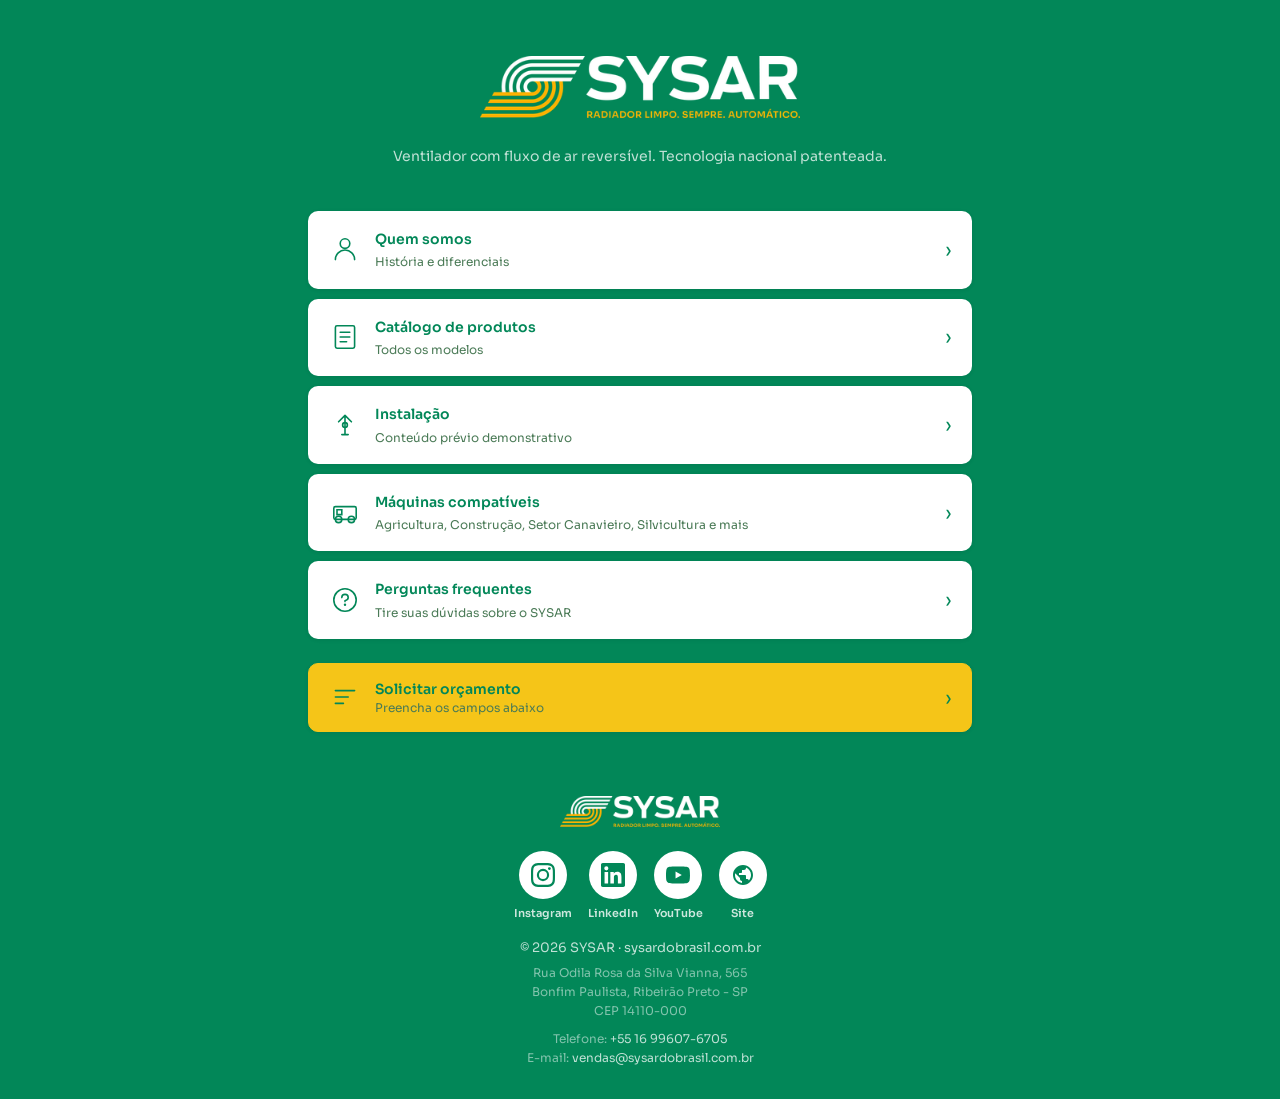
<file: index.html>
<!DOCTYPE html>
<html lang="pt-BR">
<head>
    <meta charset="UTF-8">
    <meta name="viewport" content="width=device-width, initial-scale=1.0">
    <meta name="description" content="SYSAR - Ventilador com fluxo de ar reversível para limpeza automática de radiadores. Tecnologia nacional patenteada.">
    <meta name="keywords" content="ventilador reversível, radiador, agricultura, construção, mineração, SYSAR">
    <meta name="theme-color" content="#028758">
    <link rel="apple-touch-icon" sizes="180x180" href="assets/apple-touch-icon-180-v2.png">
    <link rel="icon" type="image/png" sizes="512x512" href="assets/apple-touch-icon-v2.png">
    <link rel="icon" type="image/png" sizes="192x192" href="assets/apple-touch-icon-192.png">
    <link rel="icon" type="image/x-icon" href="assets/favicon.ico">
    <title>SYSAR - Radiador limpo. Sempre. Automático.</title>
    <link rel="preconnect" href="https://fonts.googleapis.com">
    <link rel="preconnect" href="https://fonts.gstatic.com" crossorigin>
    <link href="https://fonts.googleapis.com/css2?family=Sora:wght@400;600&display=swap" rel="stylesheet">
    <link rel="stylesheet" href="css/style.css">
    <link rel="manifest" href="/manifest.json">
    <meta name="apple-mobile-web-app-capable" content="yes">
    <meta name="apple-mobile-web-app-status-bar-style" content="default">
    <meta name="apple-mobile-web-app-title" content="SYSAR">
    <link rel="apple-touch-icon" href="assets/apple-touch-icon-180.png">
</head>
<body>
    
    <!-- ========================================
         SEÇÃO 1: HEADER
         Logo, tagline e subtítulo da SYSAR
    ========================================= -->
    <header class="header">
        <div class="header__container">
            <div class="header__logo">
                <img src="assets/sysar_logo_branca.png" alt="Sysar - Informações" class="header__logo-img">
            </div>
            <p class="header__subtitle">Ventilador com fluxo de ar reversível. Tecnologia nacional patenteada.</p>
        </div>
    </header>

    <main class="main">
        
        <!-- ========================================
             SEÇÃO 2: BOTÕES DE CONTEÚDO
             Acesso rápido a PDFs e documentos
        ========================================= -->
        <section class="section-pdfs">
            <div class="section-pdfs__container">
                <div class="section-pdfs__grid">
                    
                    <!-- Botão: Quem somos -->
                    <a class="btn-pdf" href="quem-somos.html" aria-label="Quem somos">
                        <svg class="btn-pdf__icon" width="40" height="40" viewBox="0 0 40 40" fill="none" xmlns="http://www.w3.org/2000/svg">
                            <circle cx="20" cy="12" r="6" stroke="currentColor" stroke-width="2"/>
                            <path d="M8 32c0-6.627 5.373-12 12-12s12 5.373 12 12" stroke="currentColor" stroke-width="2" stroke-linecap="round"/>
                        </svg>
                        <div class="btn-pdf__text">
                            <span class="btn-pdf__title">Quem somos</span>
                            <span class="btn-pdf__subtitle">História e diferenciais</span>
                        </div>
                    </a>

                    <!-- Botão: Catálogo de produtos -->
                    <a class="btn-pdf" href="catalogo.html" aria-label="Catálogo de produtos">
                        <svg class="btn-pdf__icon" width="40" height="40" viewBox="0 0 40 40" fill="none" xmlns="http://www.w3.org/2000/svg">
                            <rect x="8" y="6" width="24" height="28" rx="2" stroke="currentColor" stroke-width="2"/>
                            <line x1="14" y1="14" x2="26" y2="14" stroke="currentColor" stroke-width="2" stroke-linecap="round"/>
                            <line x1="14" y1="20" x2="26" y2="20" stroke="currentColor" stroke-width="2" stroke-linecap="round"/>
                            <line x1="14" y1="26" x2="22" y2="26" stroke="currentColor" stroke-width="2" stroke-linecap="round"/>
                        </svg>
                        <div class="btn-pdf__text">
                            <span class="btn-pdf__title">Catálogo de produtos</span>
                            <span class="btn-pdf__subtitle">Todos os modelos</span>
                        </div>
                    </a>

                    <!-- Botão: Guia de instalação -->
                    <a class="btn-pdf" href="instalacao.html" aria-label="Guia de instalação">
                        <svg class="btn-pdf__icon" width="40" height="40" viewBox="0 0 40 40" fill="none" xmlns="http://www.w3.org/2000/svg">
                            <path d="M20 8v24M12 16l8-8 8 8M16 32h8" stroke="currentColor" stroke-width="2" stroke-linecap="round" stroke-linejoin="round"/>
                            <circle cx="20" cy="20" r="3" stroke="currentColor" stroke-width="2"/>
                        </svg>
                        <div class="btn-pdf__text">
                            <span class="btn-pdf__title">Instalação</span>
                            <span class="btn-pdf__subtitle">Conteúdo prévio demonstrativo</span>
                        </div>
                    </a>

                    <!-- Botão: Máquinas compatíveis -->
                    <a class="btn-pdf" href="maquinas-compativeis.html" aria-label="Máquinas compatíveis">
                        <svg class="btn-pdf__icon" width="40" height="40" viewBox="0 0 40 40" fill="none" xmlns="http://www.w3.org/2000/svg">
                            <rect x="6" y="12" width="28" height="16" rx="2" stroke="currentColor" stroke-width="2"/>
                            <circle cx="12" cy="28" r="4" stroke="currentColor" stroke-width="2"/>
                            <circle cx="28" cy="28" r="4" stroke="currentColor" stroke-width="2"/>
                            <path d="M10 16h6v6h-6z" stroke="currentColor" stroke-width="2"/>
                        </svg>
                        <div class="btn-pdf__text">
                            <span class="btn-pdf__title">Máquinas compatíveis</span>
                            <span class="btn-pdf__subtitle">Agricultura, Construção, Setor Canavieiro, Silvicultura e mais</span>
                        </div>
                    </a>

                    <!-- Botão: Perguntas frequentes -->
                    <a class="btn-pdf" href="faq.html" aria-label="Perguntas frequentes">
                        <svg class="btn-pdf__icon" width="40" height="40" viewBox="0 0 40 40" fill="none" xmlns="http://www.w3.org/2000/svg">
                            <circle cx="20" cy="20" r="14" stroke="currentColor" stroke-width="2"/>
                            <path d="M20 22v-1c2-0.5 4-2 4-4a4 4 0 0 0-8 0" stroke="currentColor" stroke-width="2" stroke-linecap="round"/>
                            <circle cx="20" cy="26" r="1.5" fill="currentColor"/>
                        </svg>
                        <div class="btn-pdf__text">
                            <span class="btn-pdf__title">Perguntas frequentes</span>
                            <span class="btn-pdf__subtitle">Tire suas dúvidas sobre o SYSAR</span>
                        </div>
                    </a>

                </div>
            </div>
        </section>

        <!-- ========================================
             SEÇÃO 3: FORMULÁRIO DE LEAD
             Captação de orçamentos e contatos
        ========================================= -->
        <section class="section-form">
            <div class="section-form__container">

                <button class="btn-pdf btn-pdf--full" id="btnOrcamento" aria-expanded="false" aria-controls="formOrcamento">
                    <svg class="btn-pdf__icon" width="40" height="40" viewBox="0 0 40 40" fill="none" xmlns="http://www.w3.org/2000/svg">
                        <path d="M8 12h24M8 20h16M8 28h10" stroke="currentColor" stroke-width="2" stroke-linecap="round"/>
                    </svg>
                    <span class="btn-pdf__text">
                        <span class="btn-pdf__title">Solicitar orçamento</span>
                        <span class="btn-pdf__subtitle">Preencha os campos abaixo</span>
                    </span>
                </button>

                <div class="form-lead" id="formOrcamento" hidden>
                    <p class="form-lead__subtitle">Preencha os campos abaixo que nossa equipe entrará em contato com você em breve.</p>
                    <form class="form-lead__form" id="leadForm" novalidate>
                        <div class="form-lead__field">
                            <label for="nome" class="form-lead__label">Nome completo *</label>
                            <input type="text" id="nome" name="nome" class="form-lead__input" required aria-required="true">
                        </div>
                        <div class="form-lead__field">
                            <label for="empresa" class="form-lead__label">Empresa</label>
                            <input type="text" id="empresa" name="empresa" class="form-lead__input">
                        </div>
                        <div class="form-lead__field">
                            <label for="cnpj" class="form-lead__label">CNPJ/CPF</label>
                            <input type="text" id="cnpj" name="cnpj" class="form-lead__input" placeholder="000.000.000-00 ou 00.000.000/0000-00">
                        </div>
                        <div class="form-lead__field">
                            <label for="email" class="form-lead__label">E-mail *</label>
                            <input type="email" id="email" name="email" class="form-lead__input" required aria-required="true">
                        </div>
                        <div class="form-lead__field">
                            <label for="whatsapp" class="form-lead__label">WhatsApp *</label>
                            <input type="tel" id="whatsapp" name="whatsapp" class="form-lead__input" placeholder="(00) 00000-0000" required aria-required="true">
                        </div>
                        <div class="form-lead__field">
                            <label for="necessidade" class="form-lead__label">O que você precisa?</label>
                            <select id="necessidade" name="necessidade" class="form-lead__select" required>
                                <option value="">Selecione uma opção</option>
                                <option value="orcamento">Orçamento de produto</option>
                                <option value="compatibilidade">Compatibilidade com minha máquina</option>
                                <option value="assistencia">Assistência técnica</option>
                                <option value="outro">Outro</option>
                            </select>
                        </div>
                        <div class="form-lead__field form-lead__field--full" id="outroField" style="display: none;">
                            <label for="outroDetalhes" class="form-lead__label">Especifique sua necessidade</label>
                            <input type="text" id="outroDetalhes" name="outroDetalhes" class="form-lead__input" placeholder="Digite aqui...">
                        </div>
                        <div class="form-lead__field form-lead__field--full">
                            <label for="detalhes" class="form-lead__label">Qual equipamento / marca / modelo / quantidade?</label>
                            <textarea id="detalhes" name="detalhes" class="form-lead__textarea" rows="4" placeholder="Ex: Colheitadeira Case 8250, 2 unidades..."></textarea>
                        </div>
                        <div class="form-lead__actions">
                            <button type="submit" class="form-lead__submit">Enviar solicitação</button>
                        </div>
                    </form>
                </div>

            </div>
        </section>

    </main>

    <!-- ========================================
         SEÇÃO 4: FOOTER
         Logo, copyright e endereço
    ========================================= -->
    <footer class="footer">
        <div class="footer__container">
            <div class="footer__logo">
                <img src="assets/sysar_logo_branca.png" alt="SYSAR" class="footer__logo-img">
            </div>
            
            <!-- Redes Sociais -->
            <div class="footer__social">
                <a href="https://www.instagram.com/sysaroficial/" target="_blank" rel="noopener noreferrer" class="social-link" aria-label="Instagram">
                    <div class="social-link__icon">
                        <svg width="24" height="24" viewBox="0 0 24 24" fill="none" xmlns="http://www.w3.org/2000/svg">
                            <path d="M12 2.163c3.204 0 3.584.012 4.85.07 3.252.148 4.771 1.691 4.919 4.919.058 1.265.069 1.645.069 4.849 0 3.205-.012 3.584-.069 4.849-.149 3.225-1.664 4.771-4.919 4.919-1.266.058-1.644.07-4.85.07-3.204 0-3.584-.012-4.849-.07-3.26-.149-4.771-1.699-4.919-4.92-.058-1.265-.07-1.644-.07-4.849 0-3.204.013-3.583.07-4.849.149-3.227 1.664-4.771 4.919-4.919 1.266-.057 1.645-.069 4.849-.069zM12 0C8.741 0 8.333.014 7.053.072 2.695.272.273 2.69.073 7.052.014 8.333 0 8.741 0 12c0 3.259.014 3.668.072 4.948.2 4.358 2.618 6.78 6.98 6.98C8.333 23.986 8.741 24 12 24c3.259 0 3.668-.014 4.948-.072 4.354-.2 6.782-2.618 6.979-6.98.059-1.28.073-1.689.073-4.948 0-3.259-.014-3.667-.072-4.947-.196-4.354-2.617-6.78-6.979-6.98C15.668.014 15.259 0 12 0zm0 5.838a6.162 6.162 0 100 12.324 6.162 6.162 0 000-12.324zM12 16a4 4 0 110-8 4 4 0 010 8zm6.406-11.845a1.44 1.44 0 100 2.881 1.44 1.44 0 000-2.881z" fill="currentColor"/>
                        </svg>
                    </div>
                    <span class="social-link__label">Instagram</span>
                </a>
                <a href="https://www.linkedin.com/company/sysar-do-brasil/" target="_blank" rel="noopener noreferrer" class="social-link" aria-label="LinkedIn">
                    <div class="social-link__icon">
                        <svg width="24" height="24" viewBox="0 0 24 24" fill="none" xmlns="http://www.w3.org/2000/svg">
                            <path d="M20.447 20.452h-3.554v-5.569c0-1.328-.027-3.037-1.852-3.037-1.853 0-2.136 1.445-2.136 2.939v5.667H9.351V9h3.414v1.561h.046c.477-.9 1.637-1.85 3.37-1.85 3.601 0 4.267 2.37 4.267 5.455v6.286zM5.337 7.433a2.062 2.062 0 01-2.063-2.065 2.064 2.064 0 112.063 2.065zm1.782 13.019H3.555V9h3.564v11.452zM22.225 0H1.771C.792 0 0 .774 0 1.729v20.542C0 23.227.792 24 1.771 24h20.451C23.2 24 24 23.227 24 22.271V1.729C24 .774 23.2 0 22.222 0h.003z" fill="currentColor"/>
                        </svg>
                    </div>
                    <span class="social-link__label">LinkedIn</span>
                </a>
                <a href="https://www.youtube.com/@sysardobrasil" target="_blank" rel="noopener noreferrer" class="social-link" aria-label="YouTube">
                    <div class="social-link__icon">
                        <svg width="24" height="24" viewBox="0 0 24 24" fill="none" xmlns="http://www.w3.org/2000/svg">
                            <path d="M23.498 6.186a3.016 3.016 0 00-2.122-2.136C19.505 3.545 12 3.545 12 3.545s-7.505 0-9.377.505A3.017 3.017 0 00.502 6.186C0 8.07 0 12 0 12s0 3.93.502 5.814a3.016 3.016 0 002.122 2.136c1.871.505 9.376.505 9.376.505s7.505 0 9.377-.505a3.015 3.015 0 002.122-2.136C24 15.93 24 12 24 12s0-3.93-.502-5.814zM9.545 15.568V8.432L15.818 12l-6.273 3.568z" fill="currentColor"/>
                        </svg>
                    </div>
                    <span class="social-link__label">YouTube</span>
                </a>
                <a href="https://sysardobrasil.com.br" target="_blank" rel="noopener noreferrer" class="social-link" aria-label="Site">
                    <div class="social-link__icon">
                        <svg width="24" height="24" viewBox="0 0 24 24" fill="none" xmlns="http://www.w3.org/2000/svg">
                            <path d="M12 2C6.48 2 2 6.48 2 12s4.48 10 10 10 10-4.48 10-10S17.52 2 12 2zm-1 17.93c-3.95-.49-7-3.85-7-7.93 0-.62.08-1.21.21-1.79L9 15v1c0 1.1.9 2 2 2v1.93zm6.9-2.54c-.26-.81-1-1.39-1.9-1.39h-1v-3c0-.55-.45-1-1-1H8v-2h2c.55 0 1-.45 1-1V7h2c1.1 0 2-.9 2-2v-.41c2.93 1.19 5 4.06 5 7.41 0 2.08-.8 3.97-2.1 5.39z" fill="currentColor"/>
                        </svg>
                    </div>
                    <span class="social-link__label">Site</span>
                </a>
            </div>
            
            <p class="footer__copyright">
                &copy; 2026 SYSAR &middot; sysardobrasil.com.br
            </p>
            <p class="footer__address">
                Rua Odila Rosa da Silva Vianna, 565<br>
                Bonfim Paulista, Ribeirão Preto - SP<br>
                CEP 14110-000
            </p>
            <p class="footer__contact">
                Telefone: <a href="tel:+5516996076705">+55 16 99607-6705</a><br>
                E-mail: <a href="mailto:vendas@sysardobrasil.com.br">vendas@sysardobrasil.com.br</a>
            </p>
        </div>
    </footer>

    <script src="js/main.js"></script>
</body>
</html>
</file>
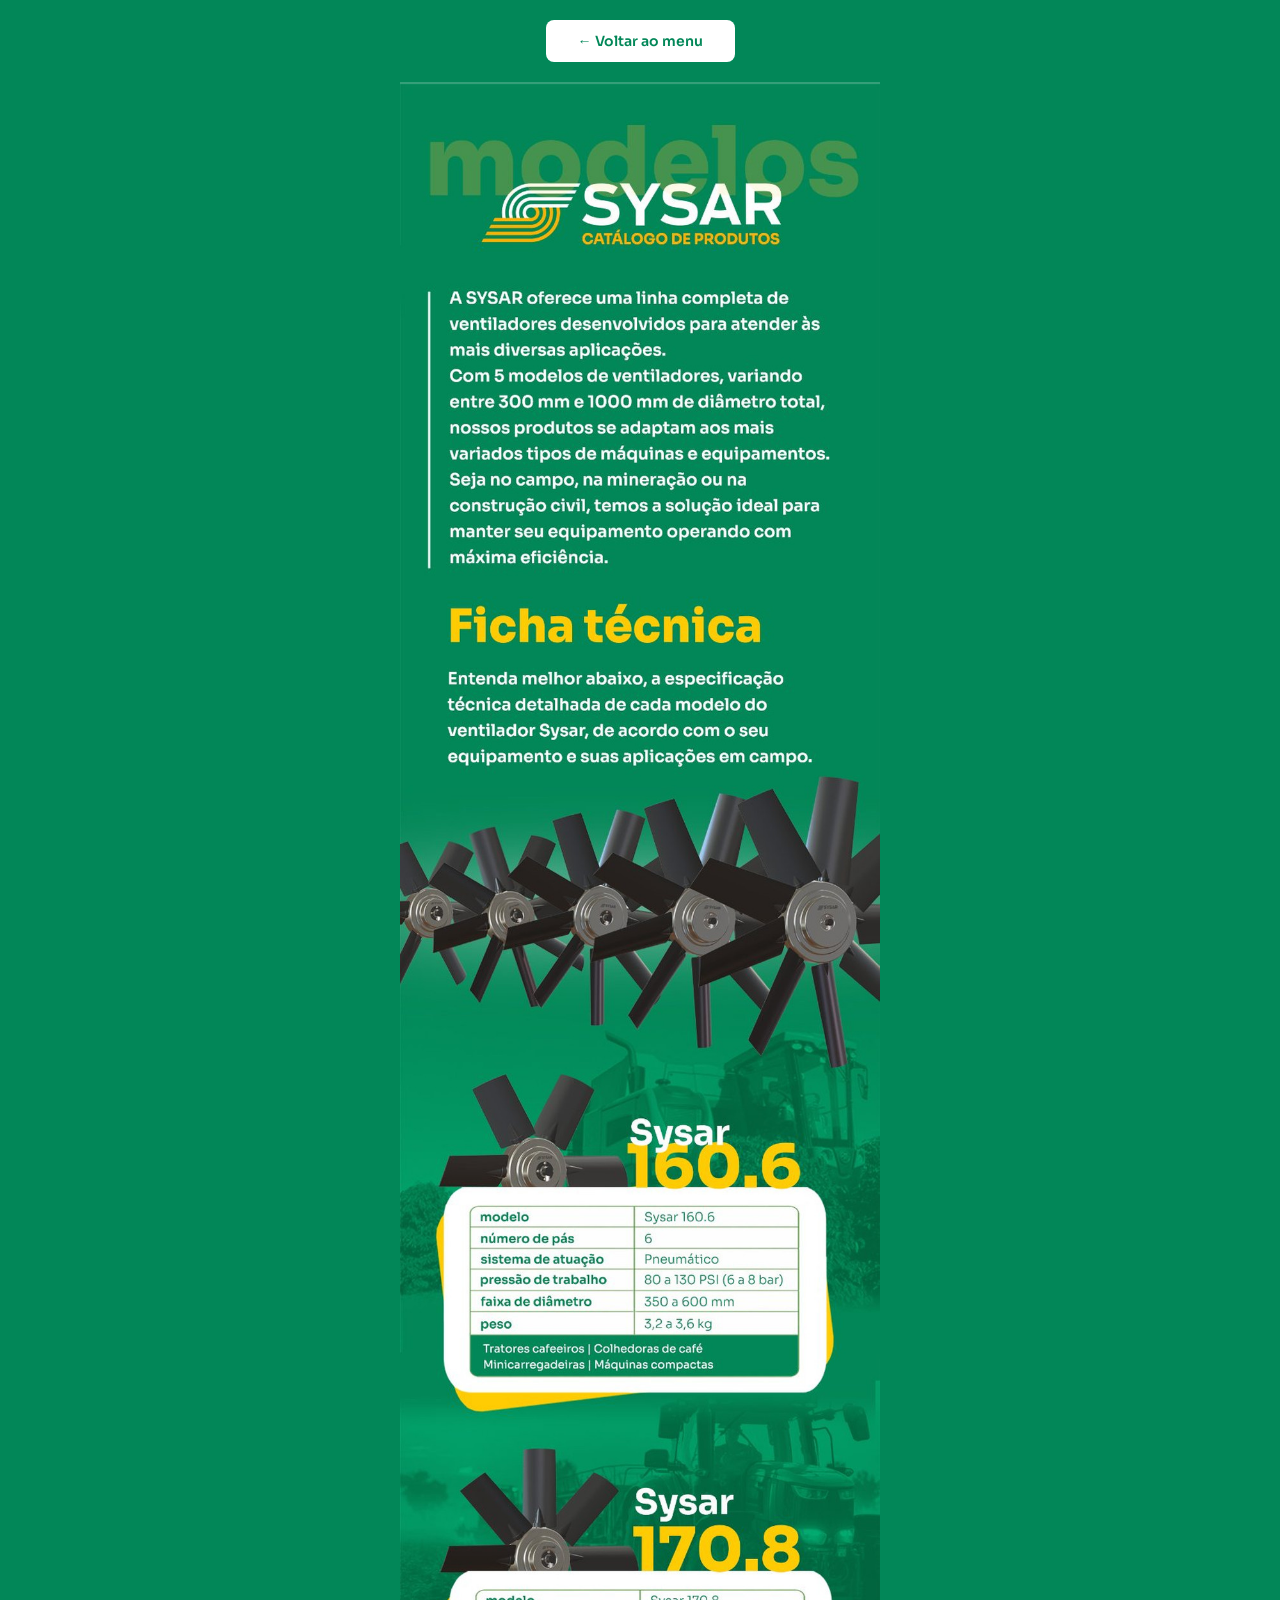
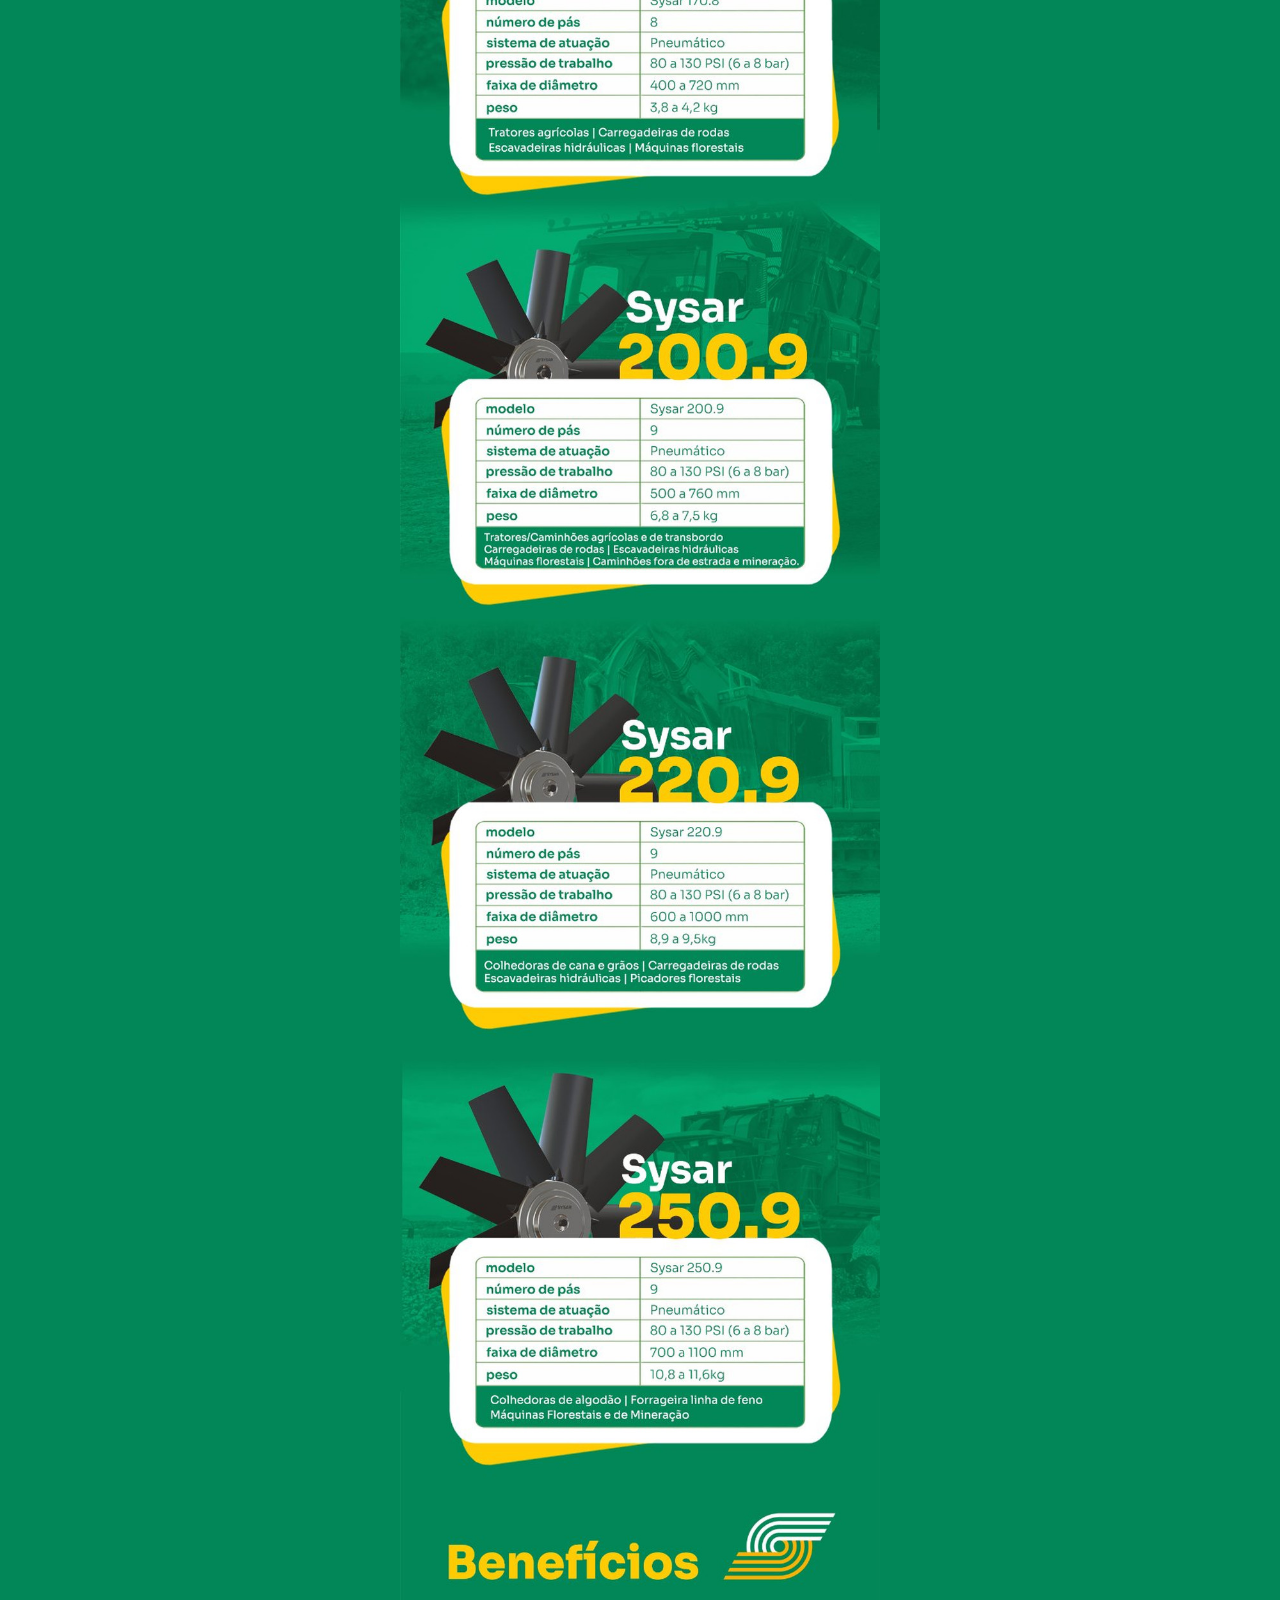
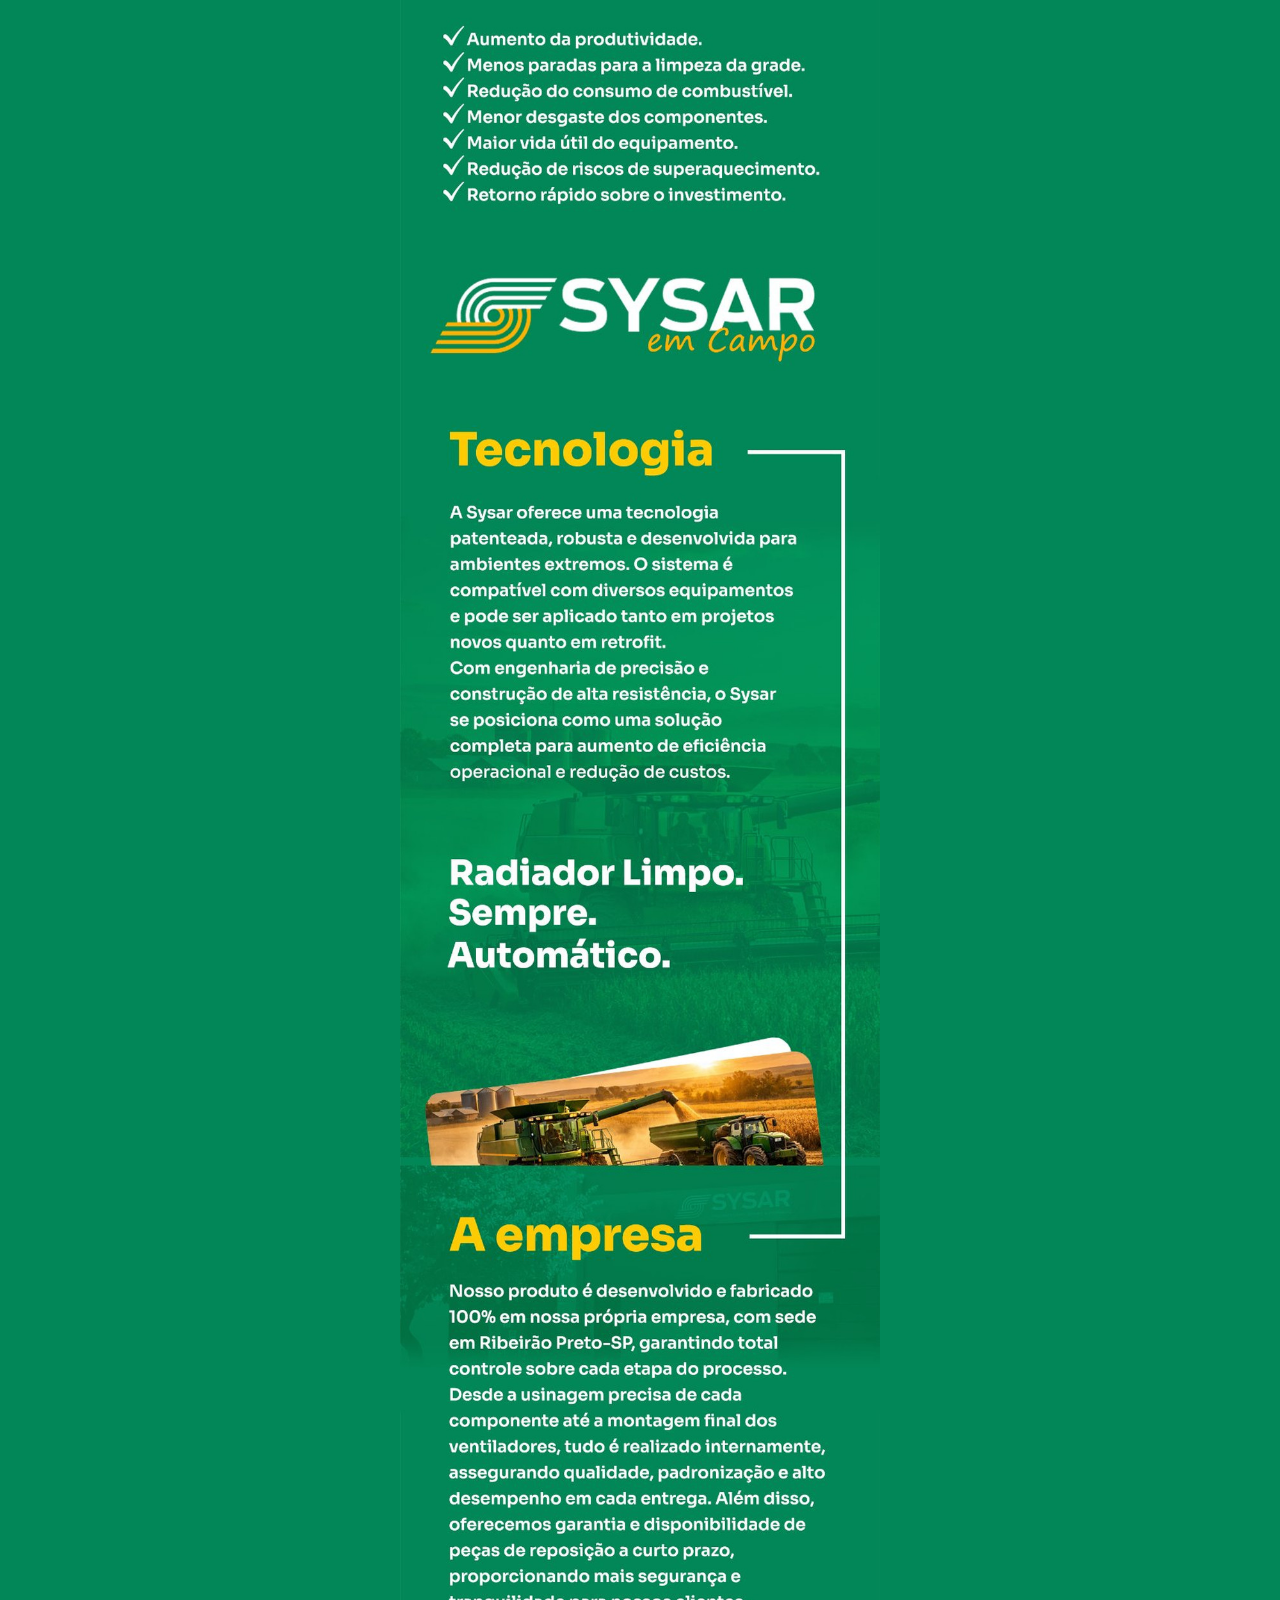
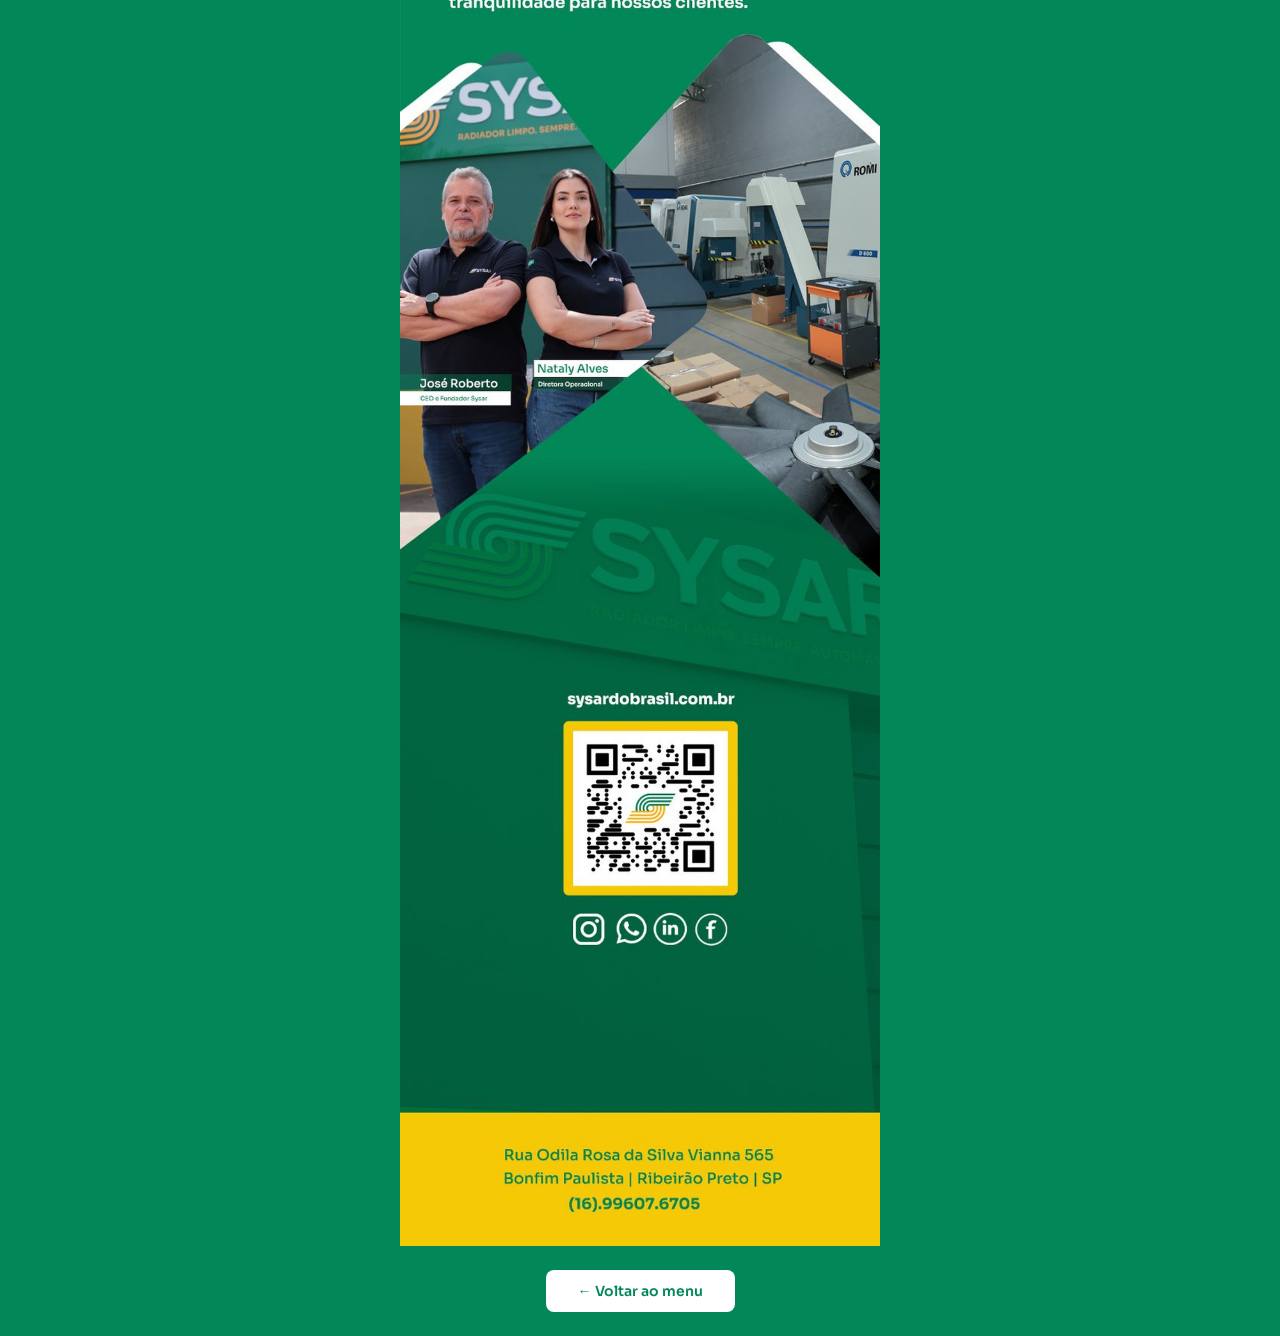
<file: catalogo.html>
<!DOCTYPE html>
<html lang="pt-BR">
<head>
    <meta charset="UTF-8">
    <meta name="viewport" content="width=device-width, initial-scale=1.0">
    <meta name="theme-color" content="#028758">
    <link rel="apple-touch-icon" sizes="180x180" href="assets/apple-touch-icon-180-v2.png">
    <link rel="icon" type="image/png" sizes="512x512" href="assets/apple-touch-icon-v2.png">
    <link rel="icon" type="image/png" sizes="192x192" href="assets/apple-touch-icon-192.png">
    <link rel="icon" type="image/x-icon" href="assets/favicon.ico">
    <title>Catálogo de Produtos - SYSAR</title>
    <link rel="preconnect" href="https://fonts.googleapis.com">
    <link href="https://fonts.googleapis.com/css2?family=Sora:wght@400;600&display=swap" rel="stylesheet">
    <style>
        * { margin: 0; padding: 0; box-sizing: border-box; }
        html, body { background: #028758; }
        .page {
            width: 100%;
            max-width: 480px;
            margin: 0 auto;
            display: block;
        }
        .page img {
            width: 100%;
            height: auto;
            display: block;
        }
        .nav-top {
            background: #028758;
            padding: 20px 24px;
            text-align: center;
            border-bottom: 2px solid rgba(255, 255, 255, 0.2);
        }
        .back-link {
            display: inline-block;
            background: #ffffff;
            color: #028758;
            text-decoration: none;
            font-family: 'Sora', sans-serif;
            font-size: 14px;
            font-weight: 600;
            padding: 12px 32px;
            border-radius: 8px;
            transition: background 0.2s;
        }
        .back-link:hover { background: #f0f0f0; }
        .cta {
            background: #028758;
            padding: 24px;
            text-align: center;
        }
        .cta a {
            display: inline-block;
            background: #ffffff;
            color: #028758;
            font-family: 'Sora', sans-serif;
            font-size: 14px;
            font-weight: 600;
            padding: 12px 32px;
            border-radius: 8px;
            text-decoration: none;
        }
        .cta a:hover { background: #f0f0f0; }
    </style>
</head>
<body>
    <div class="page">
        <div class="nav-top">
            <a href="index.html" class="back-link">← Voltar ao menu</a>
        </div>
        <img 
            src="assets/catalogo-sysar.jpg" 
            alt="SYSAR - Catálogo de Produtos"
        >
        <div class="cta">
            <a href="index.html">← Voltar ao menu</a>
        </div>
    </div>
</body>
</html>
</file>
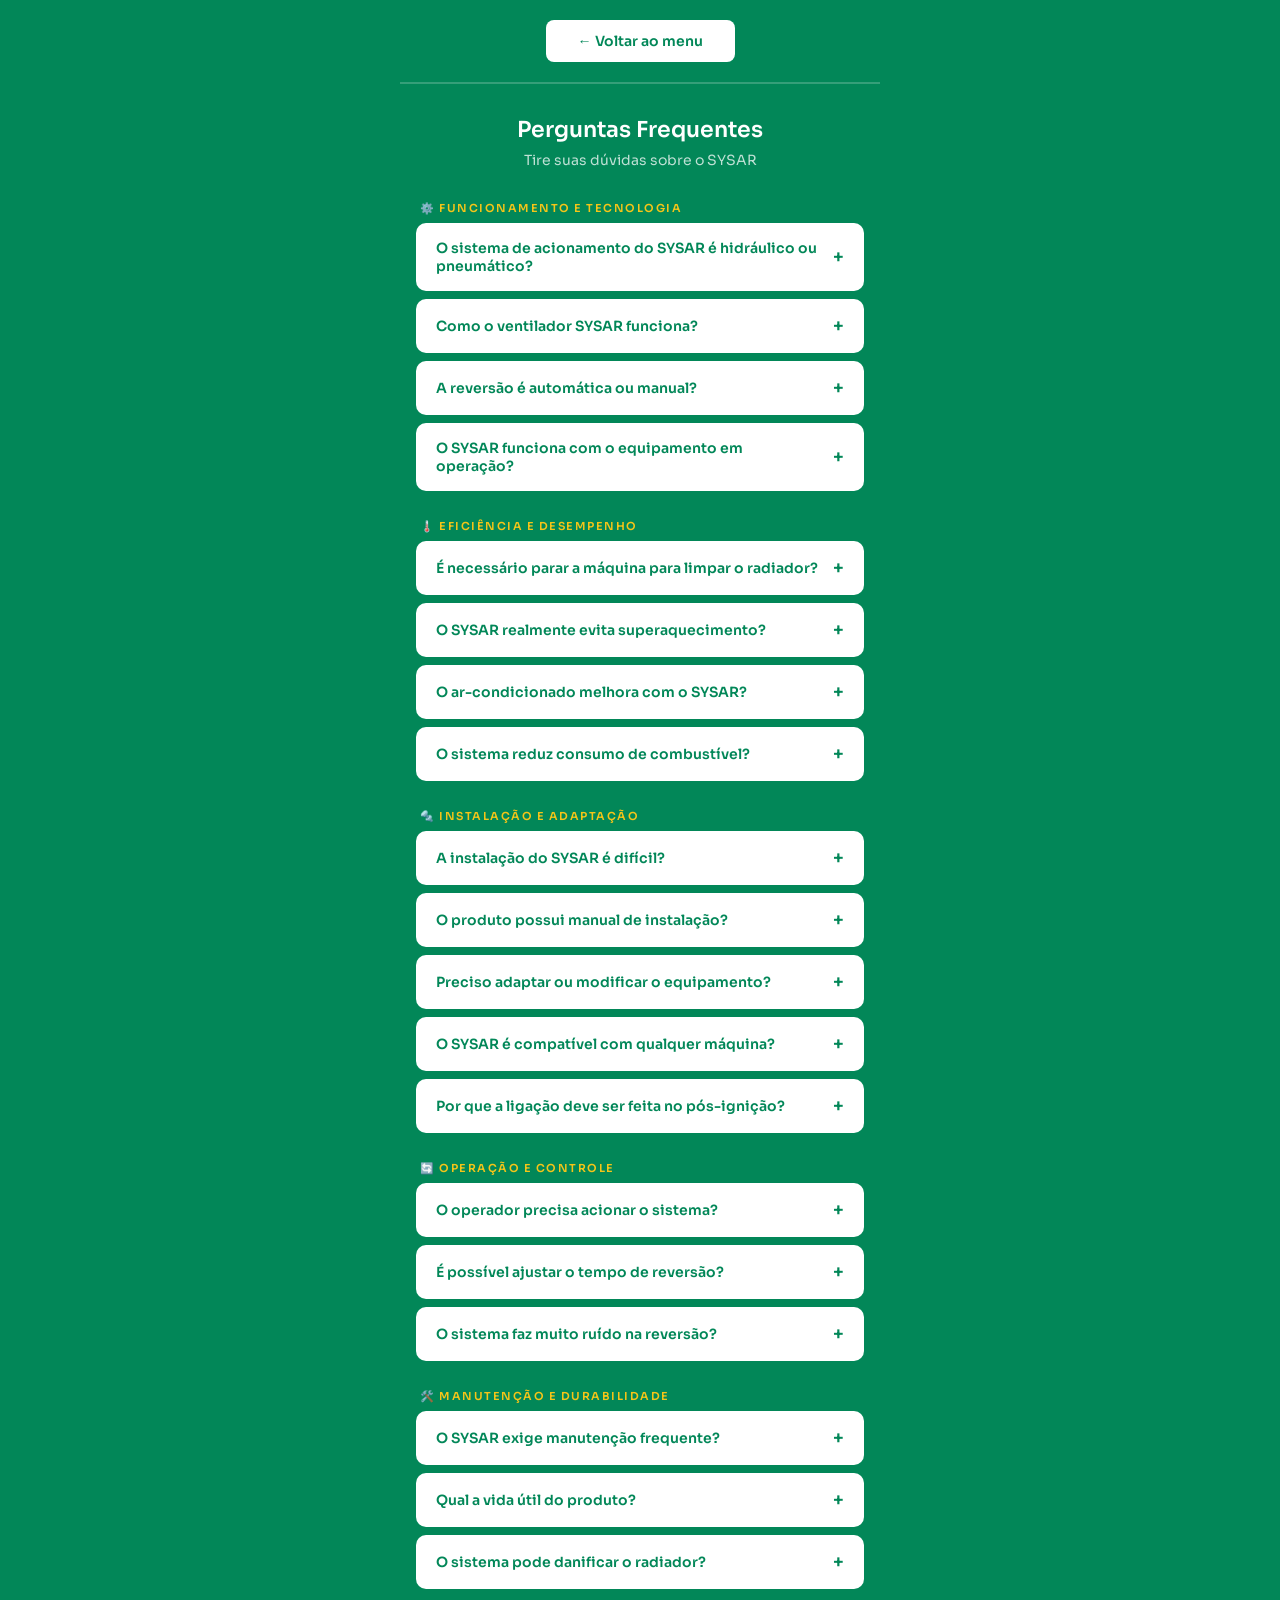
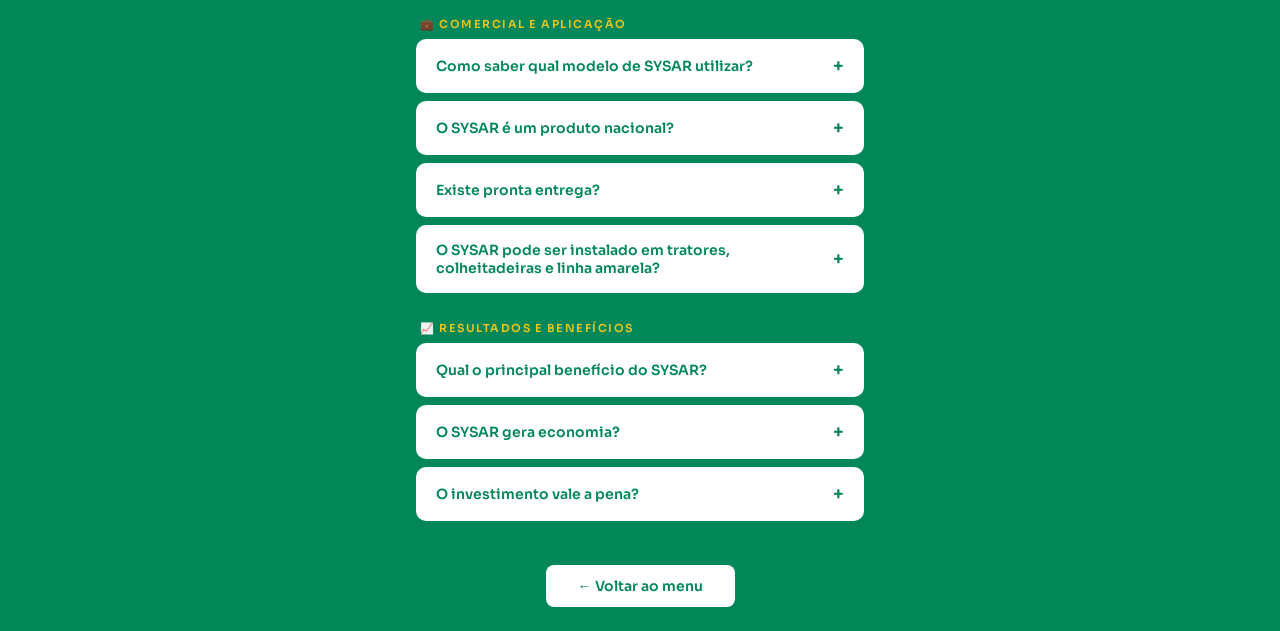
<file: faq.html>
<!DOCTYPE html>
<html lang="pt-BR">
<head>
    <meta charset="UTF-8">
    <meta name="viewport" content="width=device-width, initial-scale=1.0">
    <meta name="theme-color" content="#028758">
    <link rel="apple-touch-icon" sizes="180x180" href="assets/apple-touch-icon-180-v2.png">
    <link rel="icon" type="image/png" sizes="512x512" href="assets/apple-touch-icon-v2.png">
    <link rel="icon" type="image/png" sizes="192x192" href="assets/apple-touch-icon-192.png">
    <link rel="icon" type="image/x-icon" href="assets/favicon.ico">
    <title>Perguntas Frequentes - SYSAR</title>
    <link rel="preconnect" href="https://fonts.googleapis.com">
    <link href="https://fonts.googleapis.com/css2?family=Sora:wght@400;600&display=swap" rel="stylesheet">
    <link rel="manifest" href="/manifest.json">
    <meta name="apple-mobile-web-app-capable" content="yes">
    <meta name="apple-mobile-web-app-status-bar-style" content="default">
    <meta name="apple-mobile-web-app-title" content="SYSAR">
    <style>
        * { margin: 0; padding: 0; box-sizing: border-box; }
        html, body { background: #028758; font-family: 'Sora', sans-serif; }
        .page { width: 100%; max-width: 480px; margin: 0 auto; }
        .nav-top {
            background: #028758;
            padding: 20px 24px;
            text-align: center;
            border-bottom: 2px solid rgba(255,255,255,0.2);
        }
        .back-link {
            display: inline-block;
            background: #ffffff;
            color: #028758;
            text-decoration: none;
            font-size: 14px;
            font-weight: 600;
            padding: 12px 32px;
            border-radius: 8px;
            transition: background 0.2s;
        }
        .back-link:hover { background: #f0f0f0; }
        .faq-header {
            padding: 32px 24px 16px;
            text-align: center;
        }
        .faq-header h1 {
            font-size: 22px;
            font-weight: 600;
            color: #ffffff;
            margin-bottom: 8px;
        }
        .faq-header p {
            font-size: 14px;
            color: rgba(255,255,255,0.75);
        }
        .faq-category {
            padding: 16px 16px 4px;
        }
        .faq-category__title {
            font-size: 11px;
            font-weight: 600;
            color: #f5c518;
            text-transform: uppercase;
            letter-spacing: 1.5px;
            padding: 0 4px 8px;
        }
        .faq-item {
            background: #ffffff;
            border-radius: 10px;
            margin-bottom: 8px;
            overflow: hidden;
        }
        .faq-question {
            width: 100%;
            background: none;
            border: none;
            padding: 16px 20px;
            text-align: left;
            font-family: 'Sora', sans-serif;
            font-size: 14px;
            font-weight: 600;
            color: #028758;
            cursor: pointer;
            display: flex;
            justify-content: space-between;
            align-items: center;
            gap: 12px;
        }
        .faq-question:hover { background: #f5faf7; }
        .faq-icon {
            font-size: 18px;
            color: #028758;
            flex-shrink: 0;
            transition: transform 0.2s;
        }
        .faq-item.open .faq-icon { transform: rotate(45deg); }
        .faq-answer {
            display: none;
            padding: 0 20px 16px;
            font-size: 13px;
            color: #3a5a45;
            line-height: 1.7;
            border-top: 1px solid #e8f5ee;
            padding-top: 12px;
        }
        .faq-item.open .faq-answer { display: block; }
        .cta {
            background: #028758;
            padding: 24px;
            text-align: center;
            margin-top: 8px;
        }
        .cta a {
            display: inline-block;
            background: #ffffff;
            color: #028758;
            font-family: 'Sora', sans-serif;
            font-size: 14px;
            font-weight: 600;
            padding: 12px 32px;
            border-radius: 8px;
            text-decoration: none;
        }
        .cta a:hover { background: #f0f0f0; }
    </style>
</head>
<body>
<div class="page">
    <div class="nav-top">
        <a href="index.html" class="back-link">← Voltar ao menu</a>
    </div>

    <div class="faq-header">
        <h1>Perguntas Frequentes</h1>
        <p>Tire suas dúvidas sobre o SYSAR</p>
    </div>

    <!-- FUNCIONAMENTO E TECNOLOGIA -->
    <div class="faq-category">
        <div class="faq-category__title">⚙️ Funcionamento e Tecnologia</div>
        <div class="faq-item"><button class="faq-question">O sistema de acionamento do SYSAR é hidráulico ou pneumático? <span class="faq-icon">+</span></button><div class="faq-answer">O sistema SYSAR possui acionamento pneumático, podendo utilizar o compressor elétrico fornecido com o conjunto ou o reservatório de ar do próprio equipamento. Isso permite a reversão automática do fluxo de ar com alta eficiência, mantendo o radiador limpo e a eficiência do arrefecimento.</div></div>
        <div class="faq-item"><button class="faq-question">Como o ventilador SYSAR funciona? <span class="faq-icon">+</span></button><div class="faq-answer">O ventilador trabalha no sentido normal de refrigeração e, em intervalos programados, realiza a reversão automática do fluxo de ar, expulsando sujeira e detritos acumulados no radiador.</div></div>
        <div class="faq-item"><button class="faq-question">A reversão é automática ou manual? <span class="faq-icon">+</span></button><div class="faq-answer">Pode ser automática ou manual, dependendo da configuração escolhida. A versão automática é a mais utilizada, pois não depende do operador.</div></div>
        <div class="faq-item"><button class="faq-question">O SYSAR funciona com o equipamento em operação? <span class="faq-icon">+</span></button><div class="faq-answer">Sim. A reversão ocorre com o equipamento em funcionamento, sem necessidade de parada.</div></div>
    </div>

    <!-- EFICIÊNCIA E DESEMPENHO -->
    <div class="faq-category">
        <div class="faq-category__title">🌡️ Eficiência e Desempenho</div>
        <div class="faq-item"><button class="faq-question">É necessário parar a máquina para limpar o radiador? <span class="faq-icon">+</span></button><div class="faq-answer">Não. O SYSAR elimina a necessidade de paradas para limpeza, pois realiza a limpeza automaticamente durante a operação.</div></div>
        <div class="faq-item"><button class="faq-question">O SYSAR realmente evita superaquecimento? <span class="faq-icon">+</span></button><div class="faq-answer">Sim. Ao manter o radiador limpo continuamente, o sistema evita obstrução do fluxo de ar, que é a principal causa de aquecimento.</div></div>
        <div class="faq-item"><button class="faq-question">O ar-condicionado melhora com o SYSAR? <span class="faq-icon">+</span></button><div class="faq-answer">Sim. Com o radiador limpo, o sistema de arrefecimento trabalha corretamente, refletindo diretamente na eficiência do ar-condicionado.</div></div>
        <div class="faq-item"><button class="faq-question">O sistema reduz consumo de combustível? <span class="faq-icon">+</span></button><div class="faq-answer">Sim. Com o sistema de arrefecimento operando corretamente, o motor trabalha em condições ideais, podendo reduzir o consumo de combustível.</div></div>
    </div>

    <!-- INSTALAÇÃO E ADAPTAÇÃO -->
    <div class="faq-category">
        <div class="faq-category__title">🔩 Instalação e Adaptação</div>
        <div class="faq-item"><button class="faq-question">A instalação do SYSAR é difícil? <span class="faq-icon">+</span></button><div class="faq-answer">Não. A instalação é simples e pode ser realizada por mecânicos ou equipe técnica, seguindo o manual fornecido.</div></div>
        <div class="faq-item"><button class="faq-question">O produto possui manual de instalação? <span class="faq-icon">+</span></button><div class="faq-answer">Sim. O SYSAR acompanha manual técnico completo com orientações detalhadas.</div></div>
        <div class="faq-item"><button class="faq-question">Preciso adaptar ou modificar o equipamento? <span class="faq-icon">+</span></button><div class="faq-answer">Na maioria dos casos, não. O sistema é desenvolvido para adaptação ao conjunto original, respeitando as características do equipamento.</div></div>
        <div class="faq-item"><button class="faq-question">O SYSAR é compatível com qualquer máquina? <span class="faq-icon">+</span></button><div class="faq-answer">Sim, desde que seja especificado corretamente. Cada modelo é dimensionado conforme marca e modelo do equipamento.</div></div>
        <div class="faq-item"><button class="faq-question">Por que a ligação deve ser feita no pós-ignição? <span class="faq-icon">+</span></button><div class="faq-answer">Para garantir que o sistema funcione somente com o equipamento ligado, evitando acionamentos indevidos e protegendo o sistema elétrico.</div></div>
    </div>

    <!-- OPERAÇÃO E CONTROLE -->
    <div class="faq-category">
        <div class="faq-category__title">🔄 Operação e Controle</div>
        <div class="faq-item"><button class="faq-question">O operador precisa acionar o sistema? <span class="faq-icon">+</span></button><div class="faq-answer">Não necessariamente. No modo automático, o sistema opera sozinho.</div></div>
        <div class="faq-item"><button class="faq-question">É possível ajustar o tempo de reversão? <span class="faq-icon">+</span></button><div class="faq-answer">Sim. O intervalo de reversão pode ser configurado conforme a aplicação e o nível de sujeira do ambiente.</div></div>
        <div class="faq-item"><button class="faq-question">O sistema faz muito ruído na reversão? <span class="faq-icon">+</span></button><div class="faq-answer">Não. O ruído é momentâneo e dentro dos padrões normais de operação.</div></div>
    </div>

    <!-- MANUTENÇÃO E DURABILIDADE -->
    <div class="faq-category">
        <div class="faq-category__title">🛠️ Manutenção e Durabilidade</div>
        <div class="faq-item"><button class="faq-question">O SYSAR exige manutenção frequente? <span class="faq-icon">+</span></button><div class="faq-answer">Não. O sistema é robusto e projetado para baixa manutenção.</div></div>
        <div class="faq-item"><button class="faq-question">Qual a vida útil do produto? <span class="faq-icon">+</span></button><div class="faq-answer">Alta. O SYSAR é desenvolvido com materiais resistentes para uso severo em campo.</div></div>
        <div class="faq-item"><button class="faq-question">O sistema pode danificar o radiador? <span class="faq-icon">+</span></button><div class="faq-answer">Não. A reversão é projetada para limpar sem causar danos ao radiador.</div></div>
    </div>

    <!-- COMERCIAL E APLICAÇÃO -->
    <div class="faq-category">
        <div class="faq-category__title">💼 Comercial e Aplicação</div>
        <div class="faq-item"><button class="faq-question">Como saber qual modelo de SYSAR utilizar? <span class="faq-icon">+</span></button><div class="faq-answer">É necessário informar marca, modelo do equipamento e, em alguns casos, diâmetro do ventilador original.</div></div>
        <div class="faq-item"><button class="faq-question">O SYSAR é um produto nacional? <span class="faq-icon">+</span></button><div class="faq-answer">Sim. É um produto 100% nacional, desenvolvido para as condições reais do Brasil.</div></div>
        <div class="faq-item"><button class="faq-question">Existe pronta entrega? <span class="faq-icon">+</span></button><div class="faq-answer">Depende do modelo. Como o produto é aplicado conforme o equipamento, pode haver prazo de fabricação.</div></div>
        <div class="faq-item"><button class="faq-question">O SYSAR pode ser instalado em tratores, colheitadeiras e linha amarela? <span class="faq-icon">+</span></button><div class="faq-answer">Sim. O sistema é aplicado em tratores, colhedoras de cana, colheitadeiras de grãos, caminhões, escavadeiras e outros equipamentos.</div></div>
    </div>

    <!-- RESULTADOS E BENEFÍCIOS -->
    <div class="faq-category">
        <div class="faq-category__title">📈 Resultados e Benefícios</div>
        <div class="faq-item"><button class="faq-question">Qual o principal benefício do SYSAR? <span class="faq-icon">+</span></button><div class="faq-answer">Eliminar paradas para limpeza e evitar superaquecimento.</div></div>
        <div class="faq-item"><button class="faq-question">O SYSAR gera economia? <span class="faq-icon">+</span></button><div class="faq-answer">Sim. Reduz custos com parada, manutenção, combustível e aumenta a produtividade.</div></div>
        <div class="faq-item"><button class="faq-question">O investimento vale a pena? <span class="faq-icon">+</span></button><div class="faq-answer">Sim. O retorno ocorre através da redução de custos operacionais e aumento de eficiência.</div></div>
    </div>

    <div class="cta">
        <a href="index.html">← Voltar ao menu</a>
    </div>
</div>

<script>
    document.querySelectorAll('.faq-question').forEach(btn => {
        btn.addEventListener('click', () => {
            const item = btn.closest('.faq-item');
            item.classList.toggle('open');
        });
    });
</script>
</body>
</html>
</file>
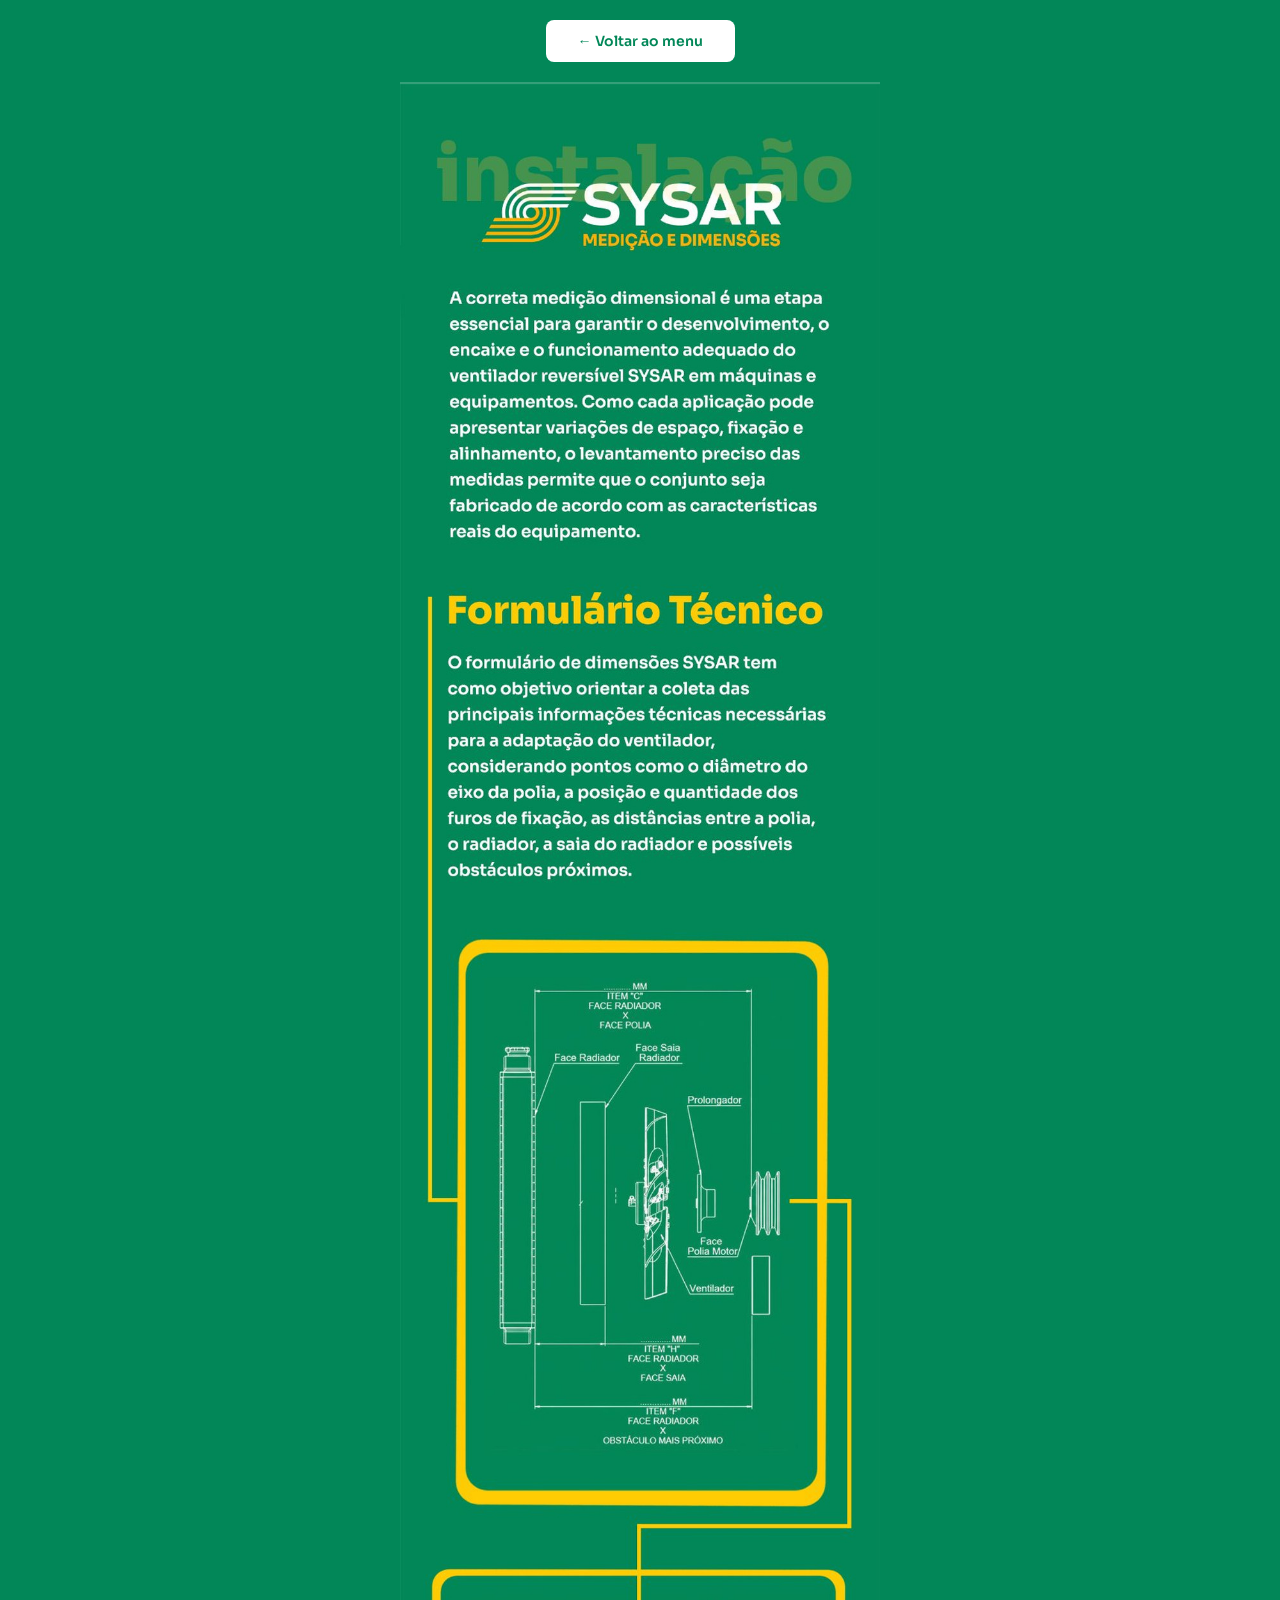
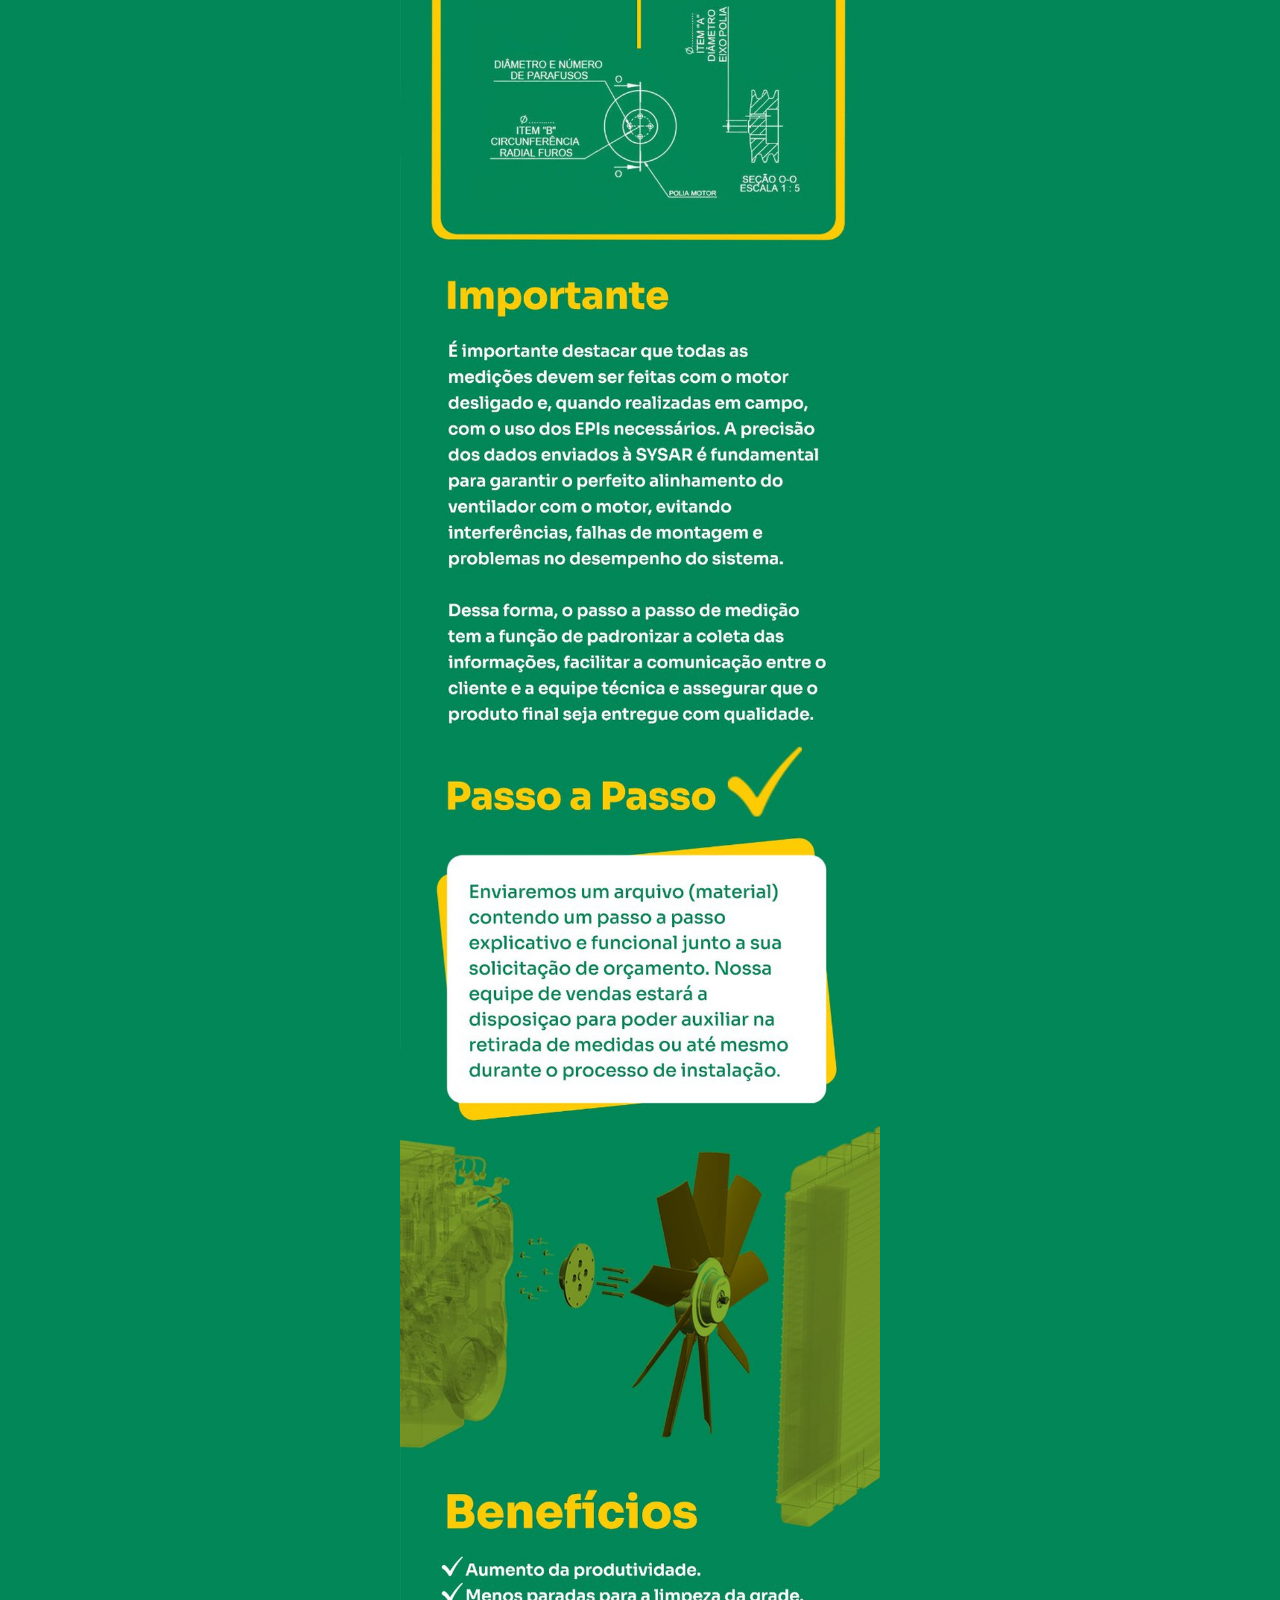
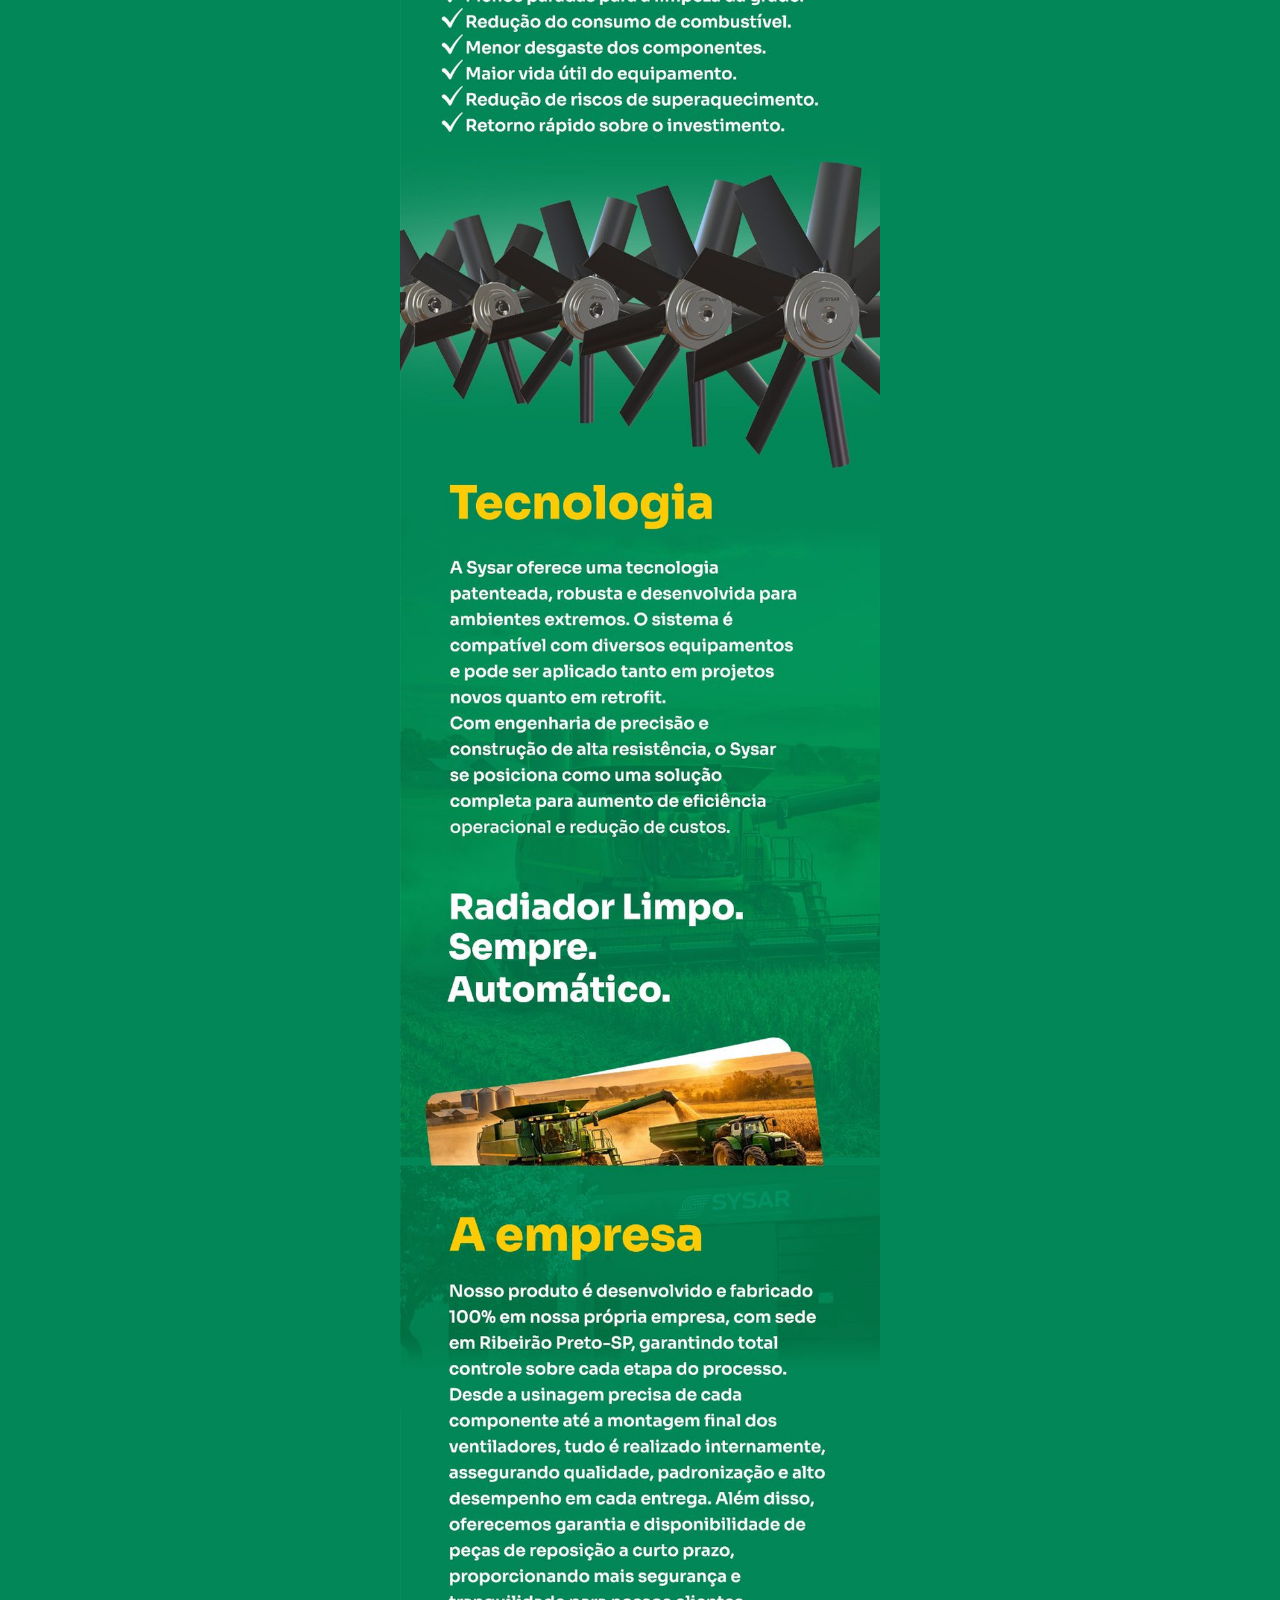
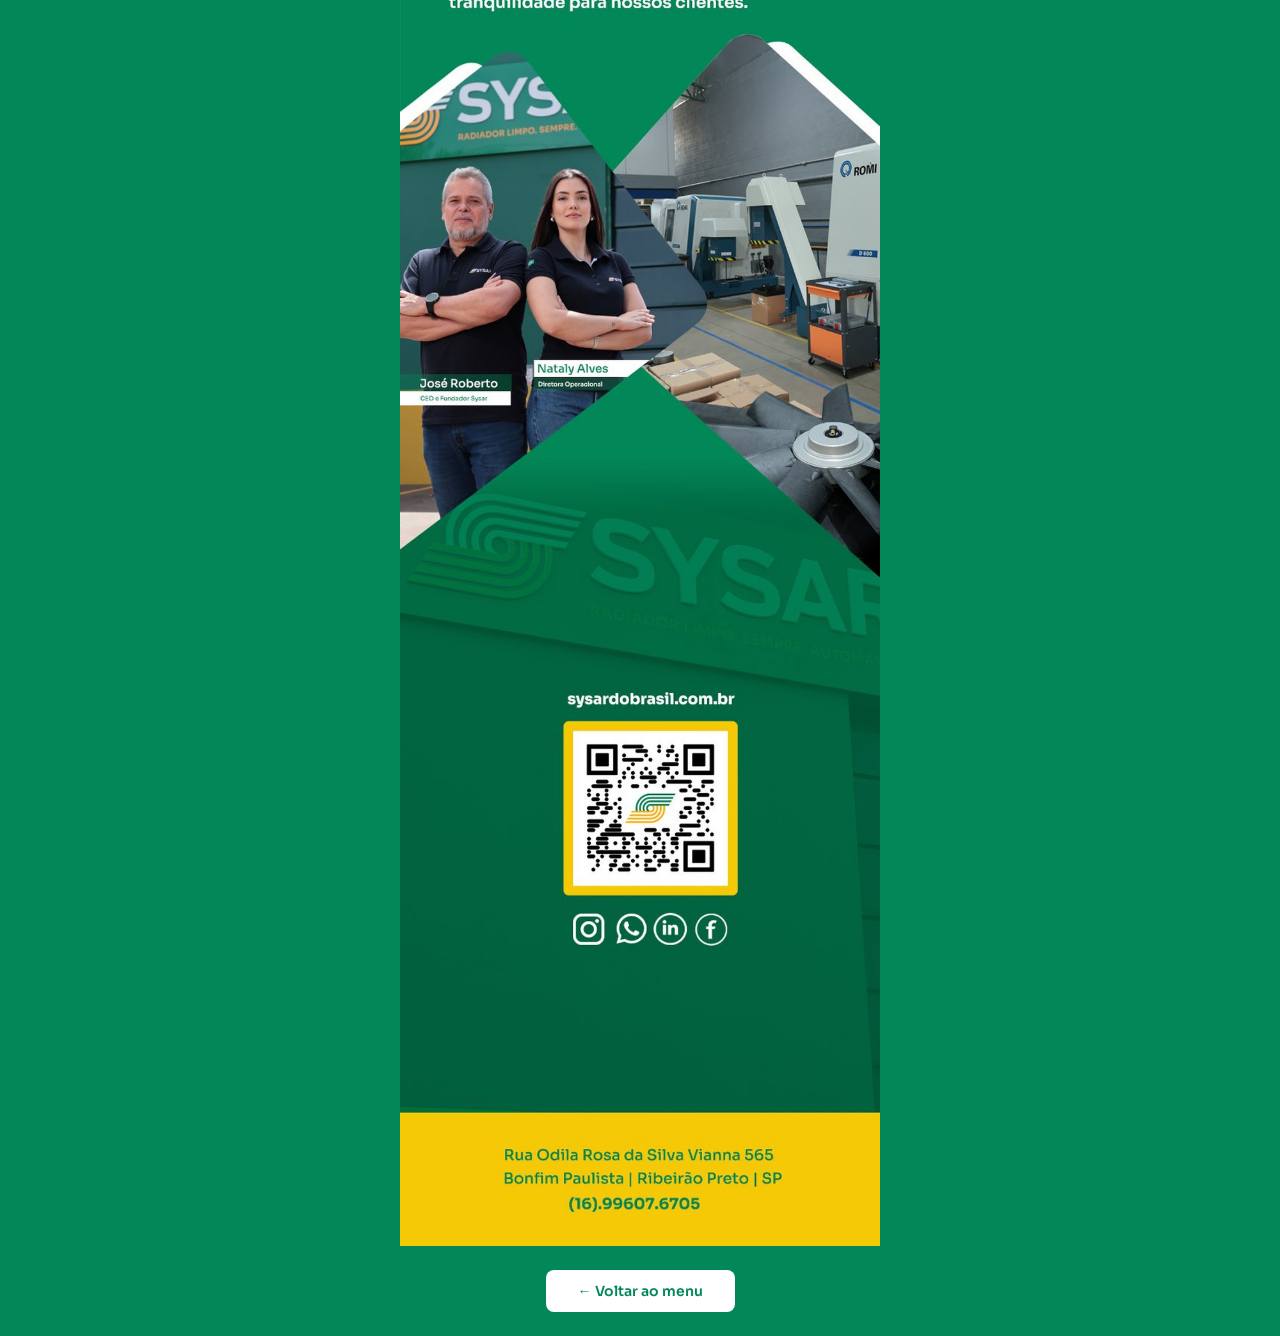
<file: instalacao.html>
<!DOCTYPE html>
<html lang="pt-BR">
<head>
    <meta charset="UTF-8">
    <meta name="viewport" content="width=device-width, initial-scale=1.0">
    <meta name="theme-color" content="#028758">
    <link rel="apple-touch-icon" sizes="180x180" href="assets/apple-touch-icon-180-v2.png">
    <link rel="icon" type="image/png" sizes="512x512" href="assets/apple-touch-icon-v2.png">
    <link rel="icon" type="image/png" sizes="192x192" href="assets/apple-touch-icon-192.png">
    <link rel="icon" type="image/x-icon" href="assets/favicon.ico">
    <title>Instalação - SYSAR</title>
    <link rel="preconnect" href="https://fonts.googleapis.com">
    <link href="https://fonts.googleapis.com/css2?family=Sora:wght@400;600&display=swap" rel="stylesheet">
    <link rel="manifest" href="/manifest.json">
    <meta name="apple-mobile-web-app-capable" content="yes">
    <meta name="apple-mobile-web-app-status-bar-style" content="default">
    <meta name="apple-mobile-web-app-title" content="SYSAR">
    <style>
        * { margin: 0; padding: 0; box-sizing: border-box; }
        html, body { background: #028758; }
        .page {
            width: 100%;
            max-width: 480px;
            margin: 0 auto;
            display: block;
        }
        .page img {
            width: 100%;
            height: auto;
            display: block;
        }
        .nav-top {
            background: #028758;
            padding: 20px 24px;
            text-align: center;
            border-bottom: 2px solid rgba(255, 255, 255, 0.2);
        }
        .back-link {
            display: inline-block;
            background: #ffffff;
            color: #028758;
            text-decoration: none;
            font-family: 'Sora', sans-serif;
            font-size: 14px;
            font-weight: 600;
            padding: 12px 32px;
            border-radius: 8px;
            transition: background 0.2s;
        }
        .back-link:hover { background: #f0f0f0; }
        .cta {
            background: #028758;
            padding: 24px;
            text-align: center;
        }
        .cta a {
            display: inline-block;
            background: #ffffff;
            color: #028758;
            font-family: 'Sora', sans-serif;
            font-size: 14px;
            font-weight: 600;
            padding: 12px 32px;
            border-radius: 8px;
            text-decoration: none;
        }
        .cta a:hover { background: #f0f0f0; }
    </style>
</head>
<body>
    <div class="page">
        <div class="nav-top">
            <a href="index.html" class="back-link">← Voltar ao menu</a>
        </div>
        <img 
            src="assets/instalacao-sysar.jpg" 
            alt="SYSAR - Guia de Instalação"
        >
        <div class="cta">
            <a href="index.html">← Voltar ao menu</a>
        </div>
    </div>
</body>
</html>
</file>
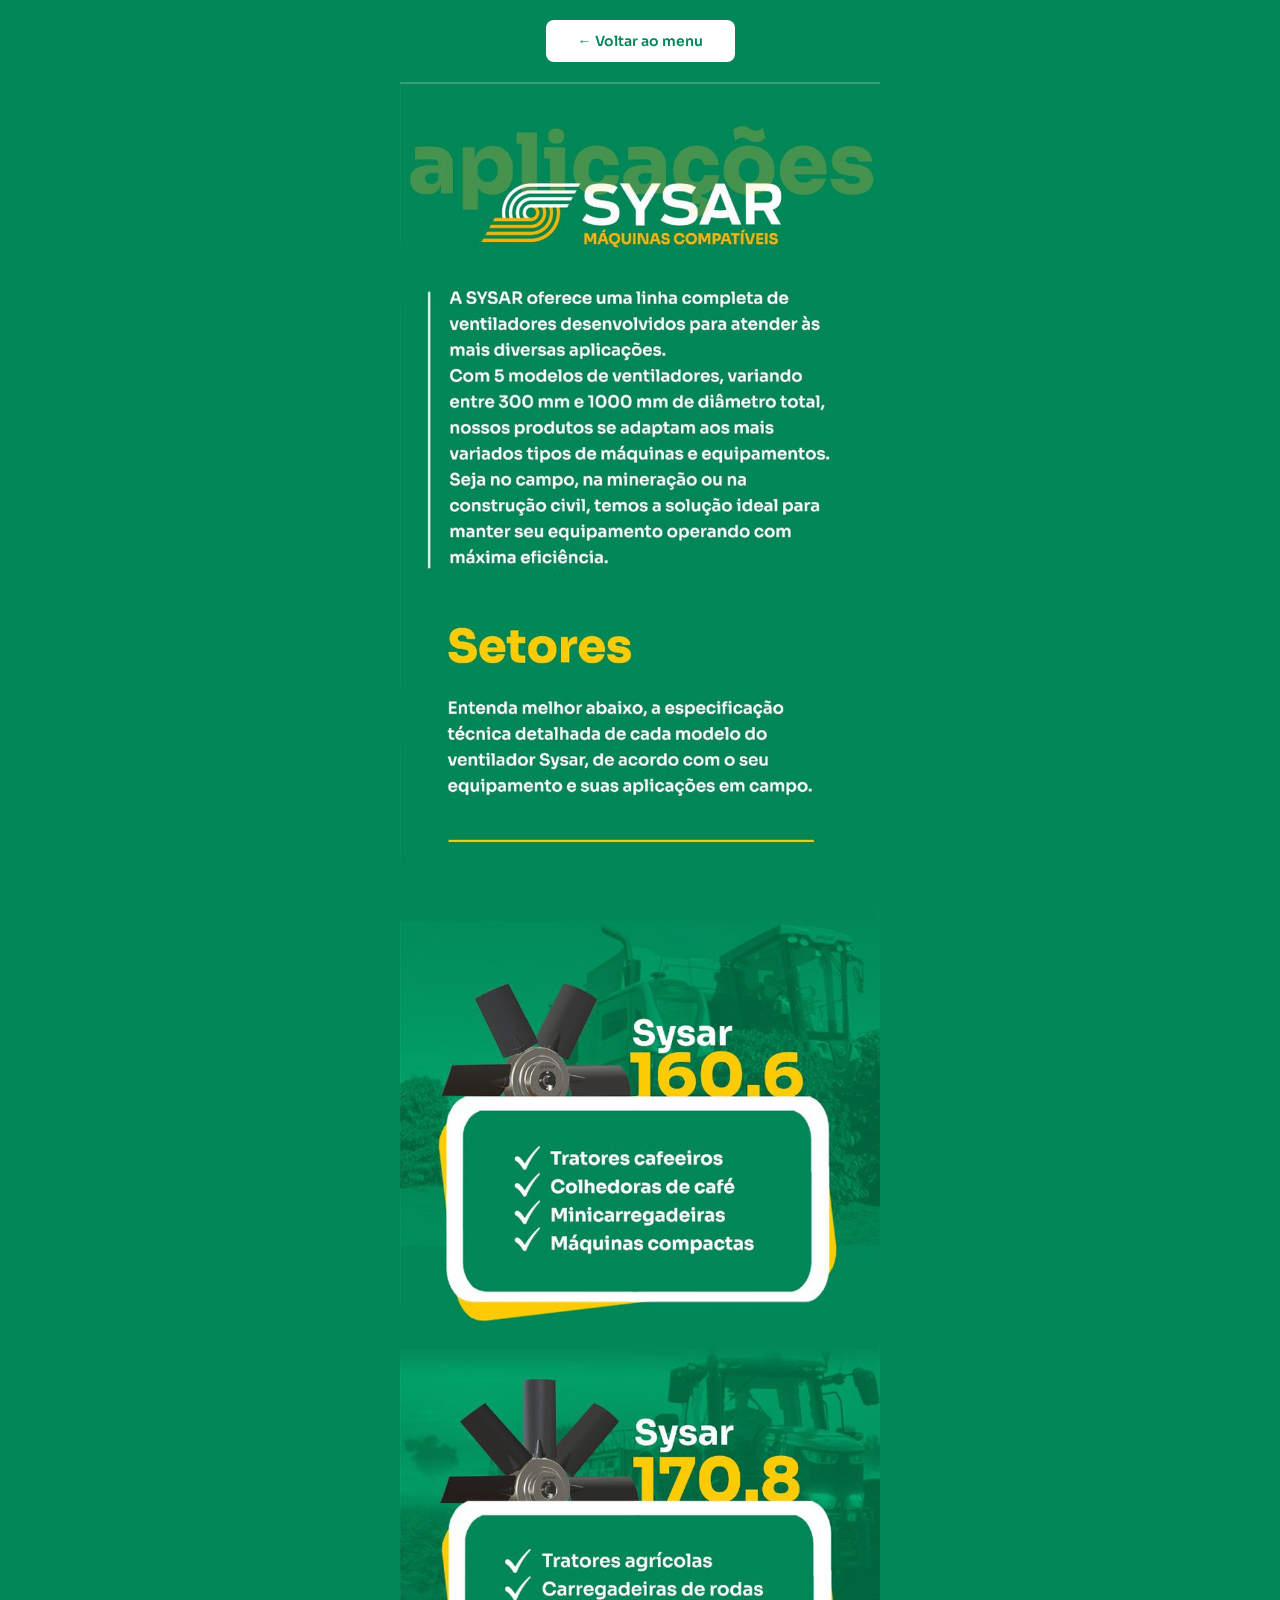
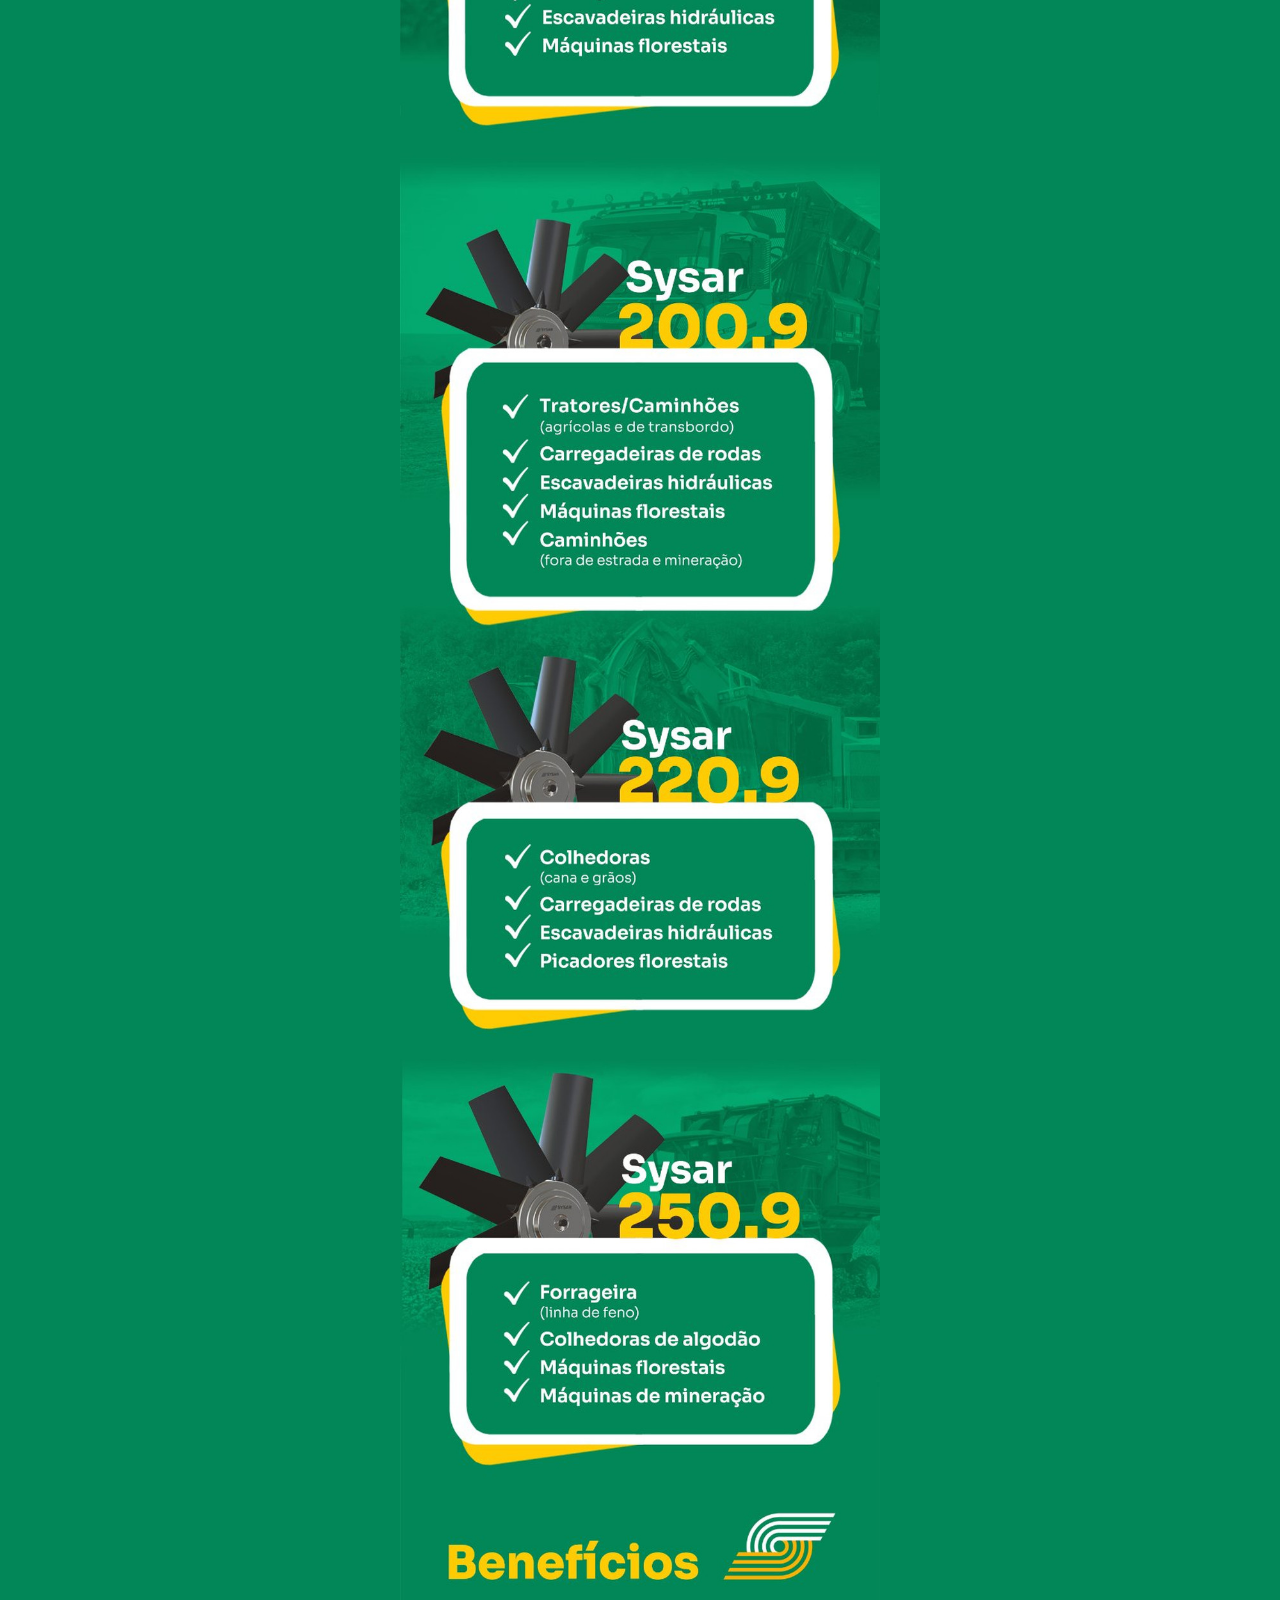
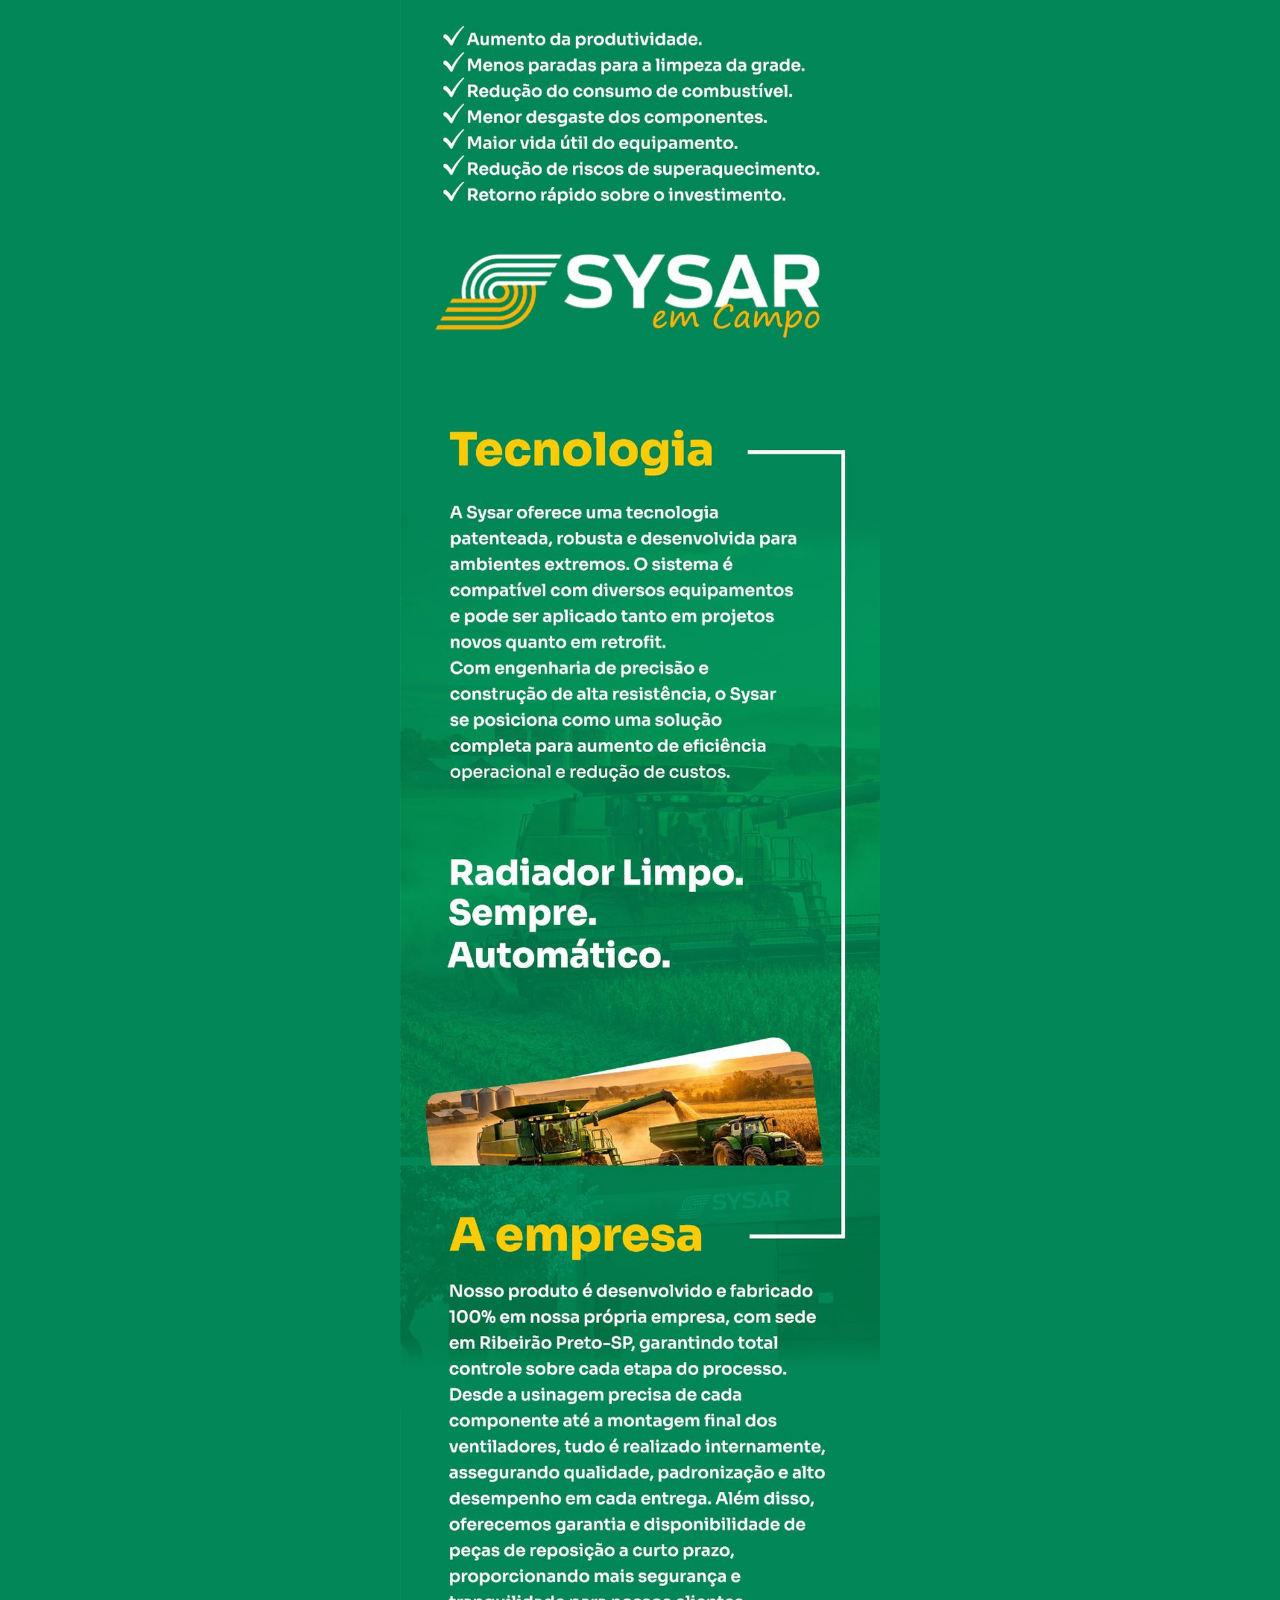
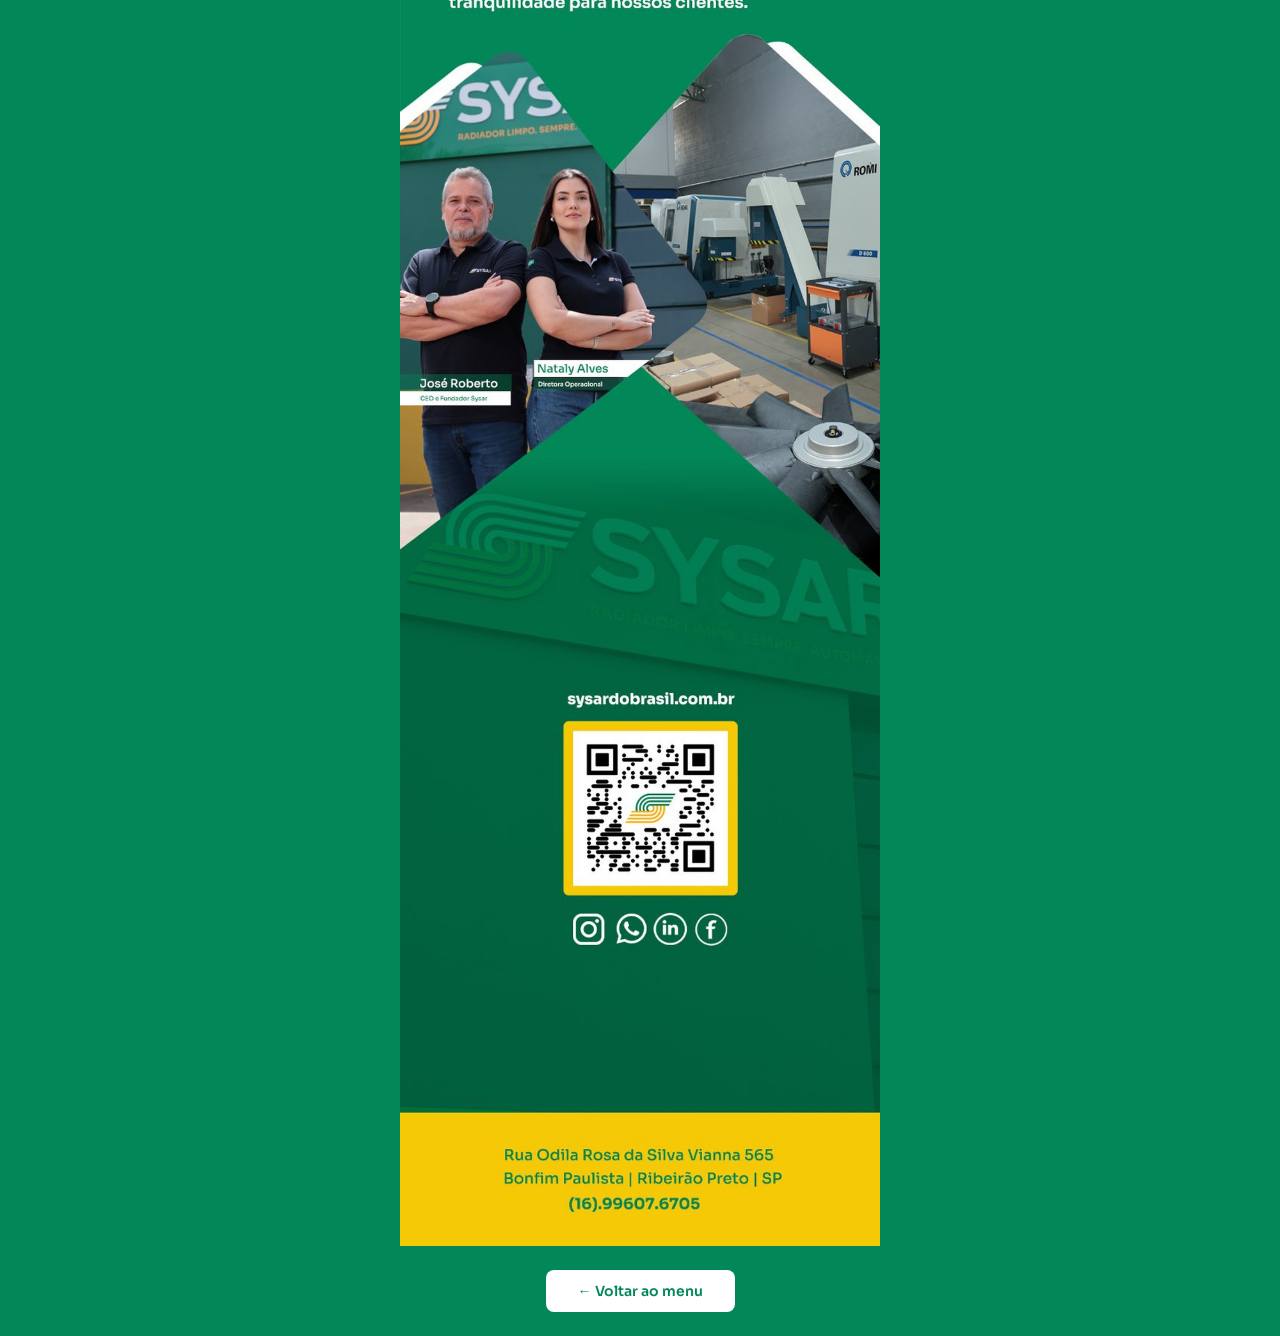
<file: maquinas-compativeis.html>
<!DOCTYPE html>
<html lang="pt-BR">
<head>
    <meta charset="UTF-8">
    <meta name="viewport" content="width=device-width, initial-scale=1.0">
    <meta name="theme-color" content="#028758">
    <link rel="apple-touch-icon" sizes="180x180" href="assets/apple-touch-icon-180-v2.png">
    <link rel="icon" type="image/png" sizes="512x512" href="assets/apple-touch-icon-v2.png">
    <link rel="icon" type="image/png" sizes="192x192" href="assets/apple-touch-icon-192.png">
    <link rel="icon" type="image/x-icon" href="assets/favicon.ico">
    <title>Máquinas Compatíveis - SYSAR</title>
    <link rel="preconnect" href="https://fonts.googleapis.com">
    <link href="https://fonts.googleapis.com/css2?family=Sora:wght@400;600&display=swap" rel="stylesheet">
    <link rel="manifest" href="/manifest.json">
    <meta name="apple-mobile-web-app-capable" content="yes">
    <meta name="apple-mobile-web-app-status-bar-style" content="default">
    <meta name="apple-mobile-web-app-title" content="SYSAR">
    <style>
        * { margin: 0; padding: 0; box-sizing: border-box; }
        html, body { background: #028758; }
        .page {
            width: 100%;
            max-width: 480px;
            margin: 0 auto;
            display: block;
        }
        .page img {
            width: 100%;
            height: auto;
            display: block;
        }
        .nav-top {
            background: #028758;
            padding: 20px 24px;
            text-align: center;
            border-bottom: 2px solid rgba(255, 255, 255, 0.2);
        }
        .back-link {
            display: inline-block;
            background: #ffffff;
            color: #028758;
            text-decoration: none;
            font-family: 'Sora', sans-serif;
            font-size: 14px;
            font-weight: 600;
            padding: 12px 32px;
            border-radius: 8px;
            transition: background 0.2s;
        }
        .back-link:hover { background: #f0f0f0; }
        .cta {
            background: #028758;
            padding: 24px;
            text-align: center;
        }
        .cta a {
            display: inline-block;
            background: #ffffff;
            color: #028758;
            font-family: 'Sora', sans-serif;
            font-size: 14px;
            font-weight: 600;
            padding: 12px 32px;
            border-radius: 8px;
            text-decoration: none;
        }
        .cta a:hover { background: #f0f0f0; }
    </style>
</head>
<body>
    <div class="page">
        <div class="nav-top">
            <a href="index.html" class="back-link">← Voltar ao menu</a>
        </div>
        <img 
            src="assets/maquinas-sysar.jpg" 
            alt="SYSAR - Máquinas Compatíveis"
        >
        <div class="cta">
            <a href="index.html">← Voltar ao menu</a>
        </div>
    </div>
</body>
</html>
</file>
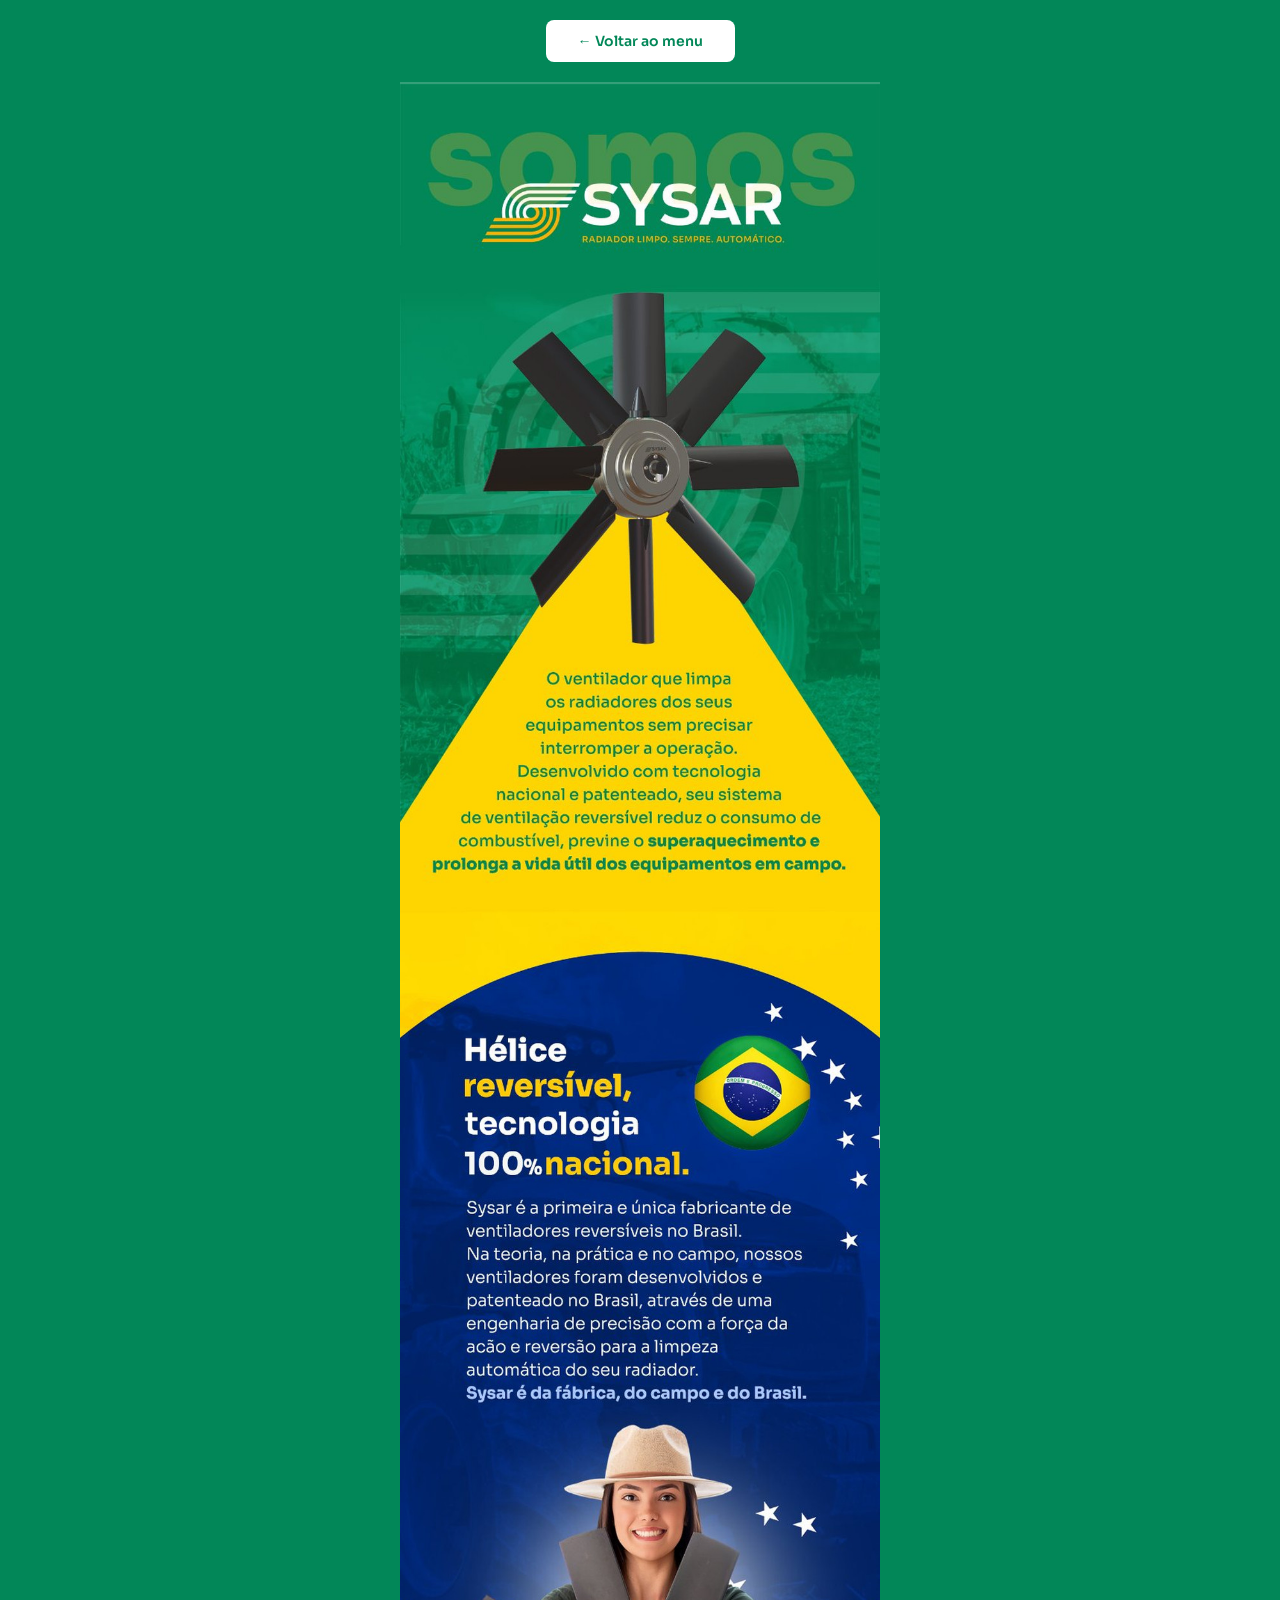
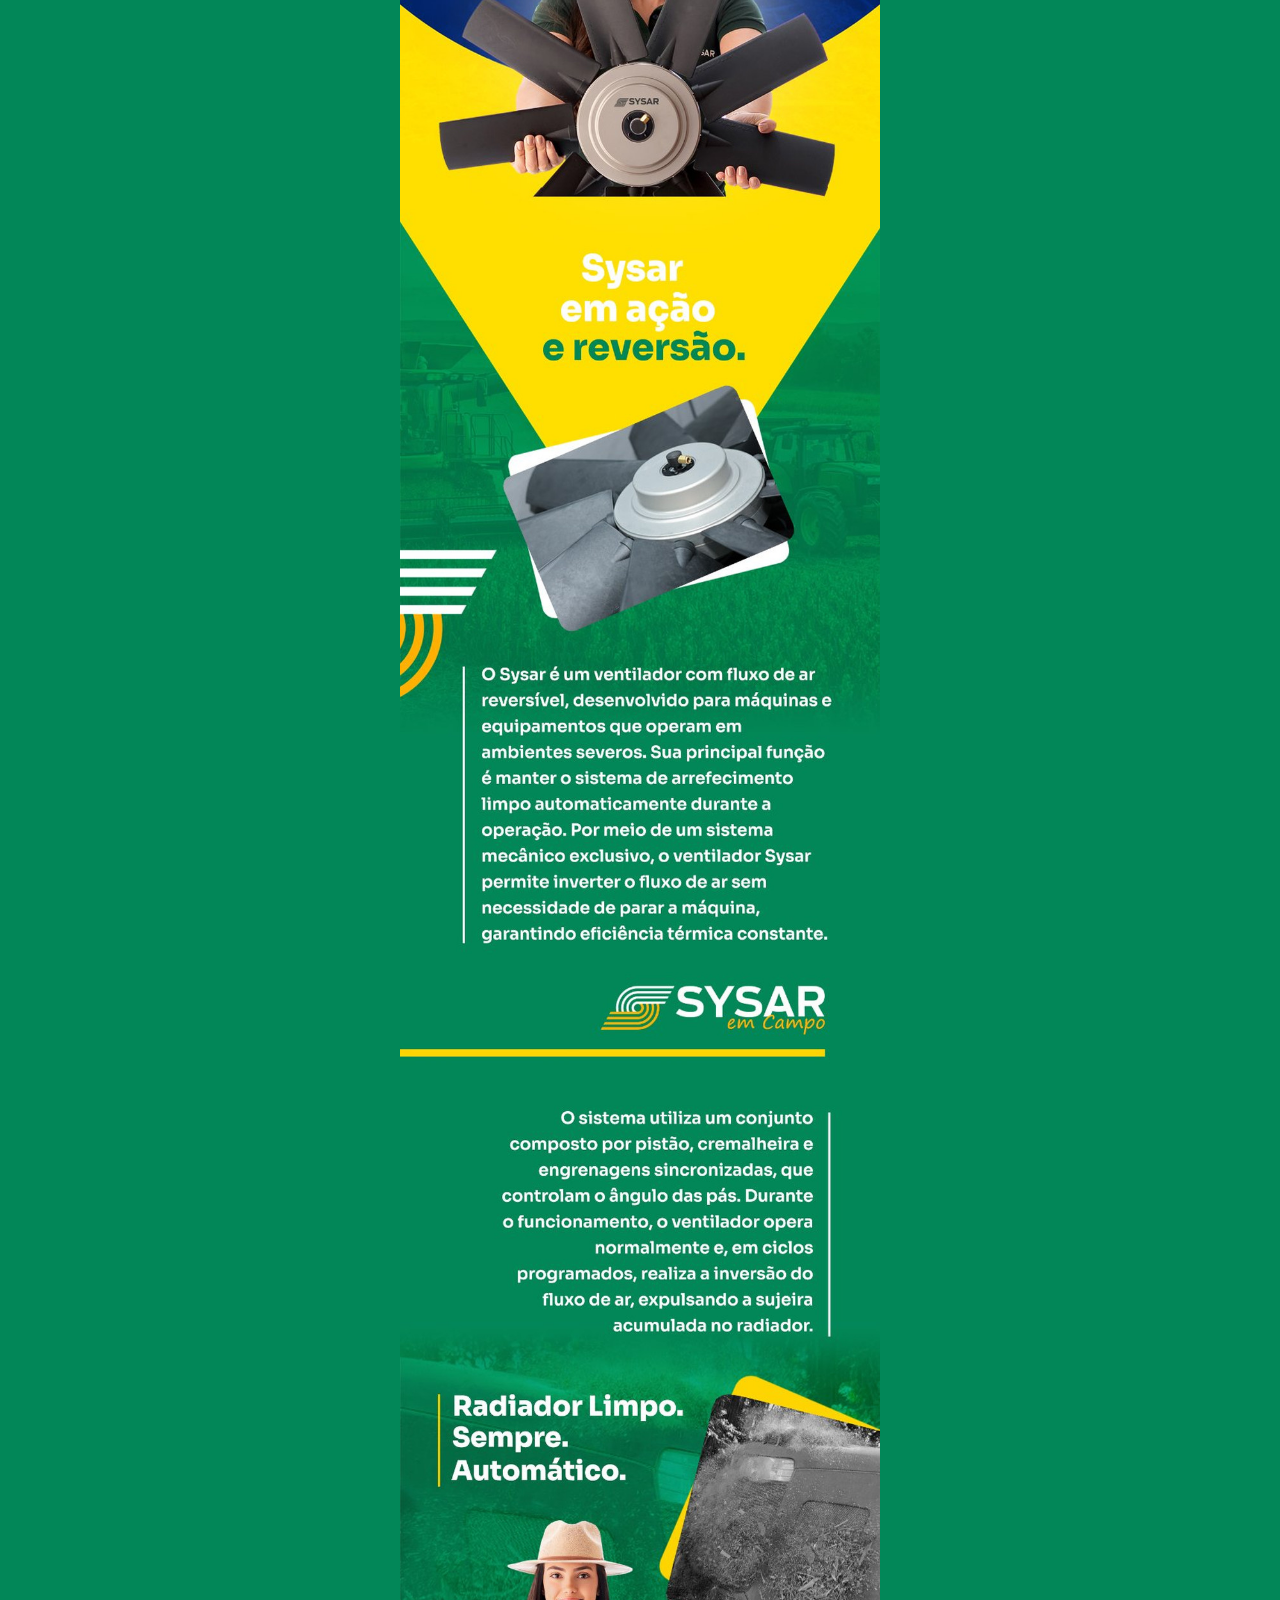
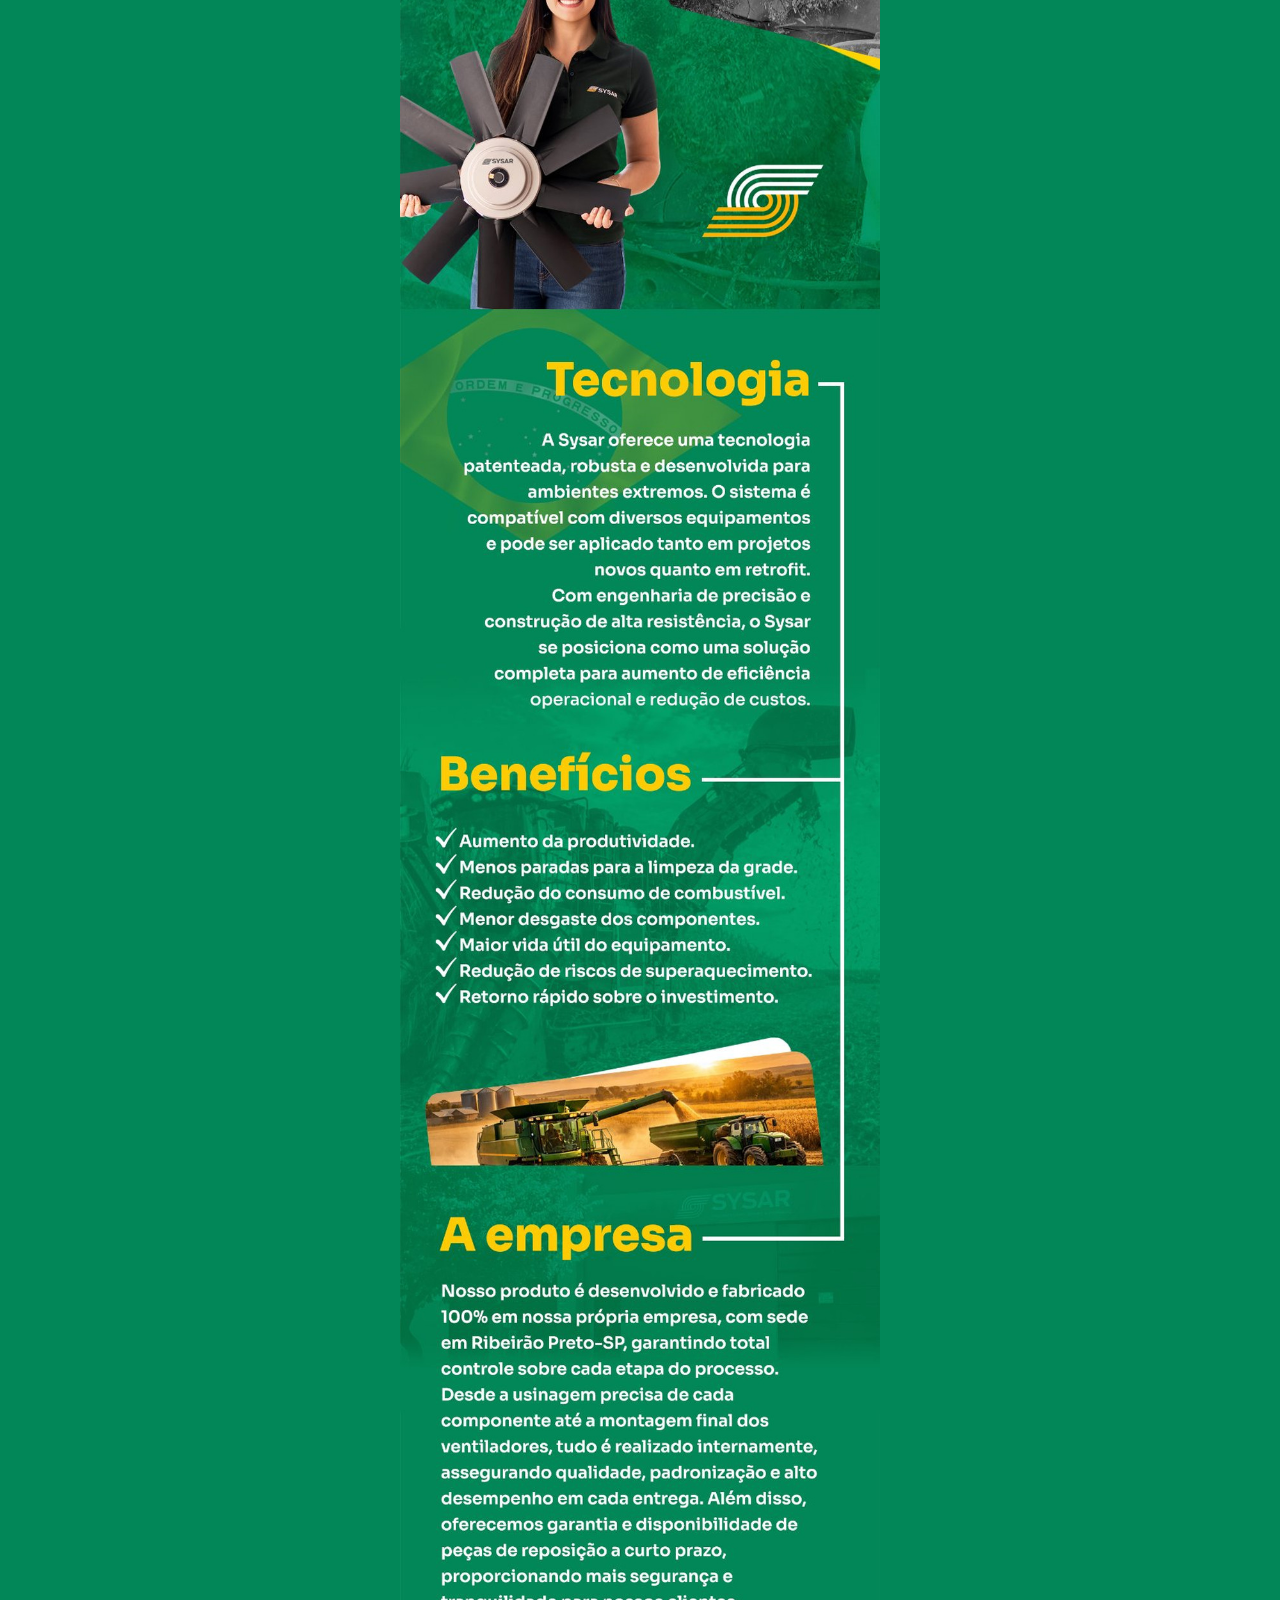
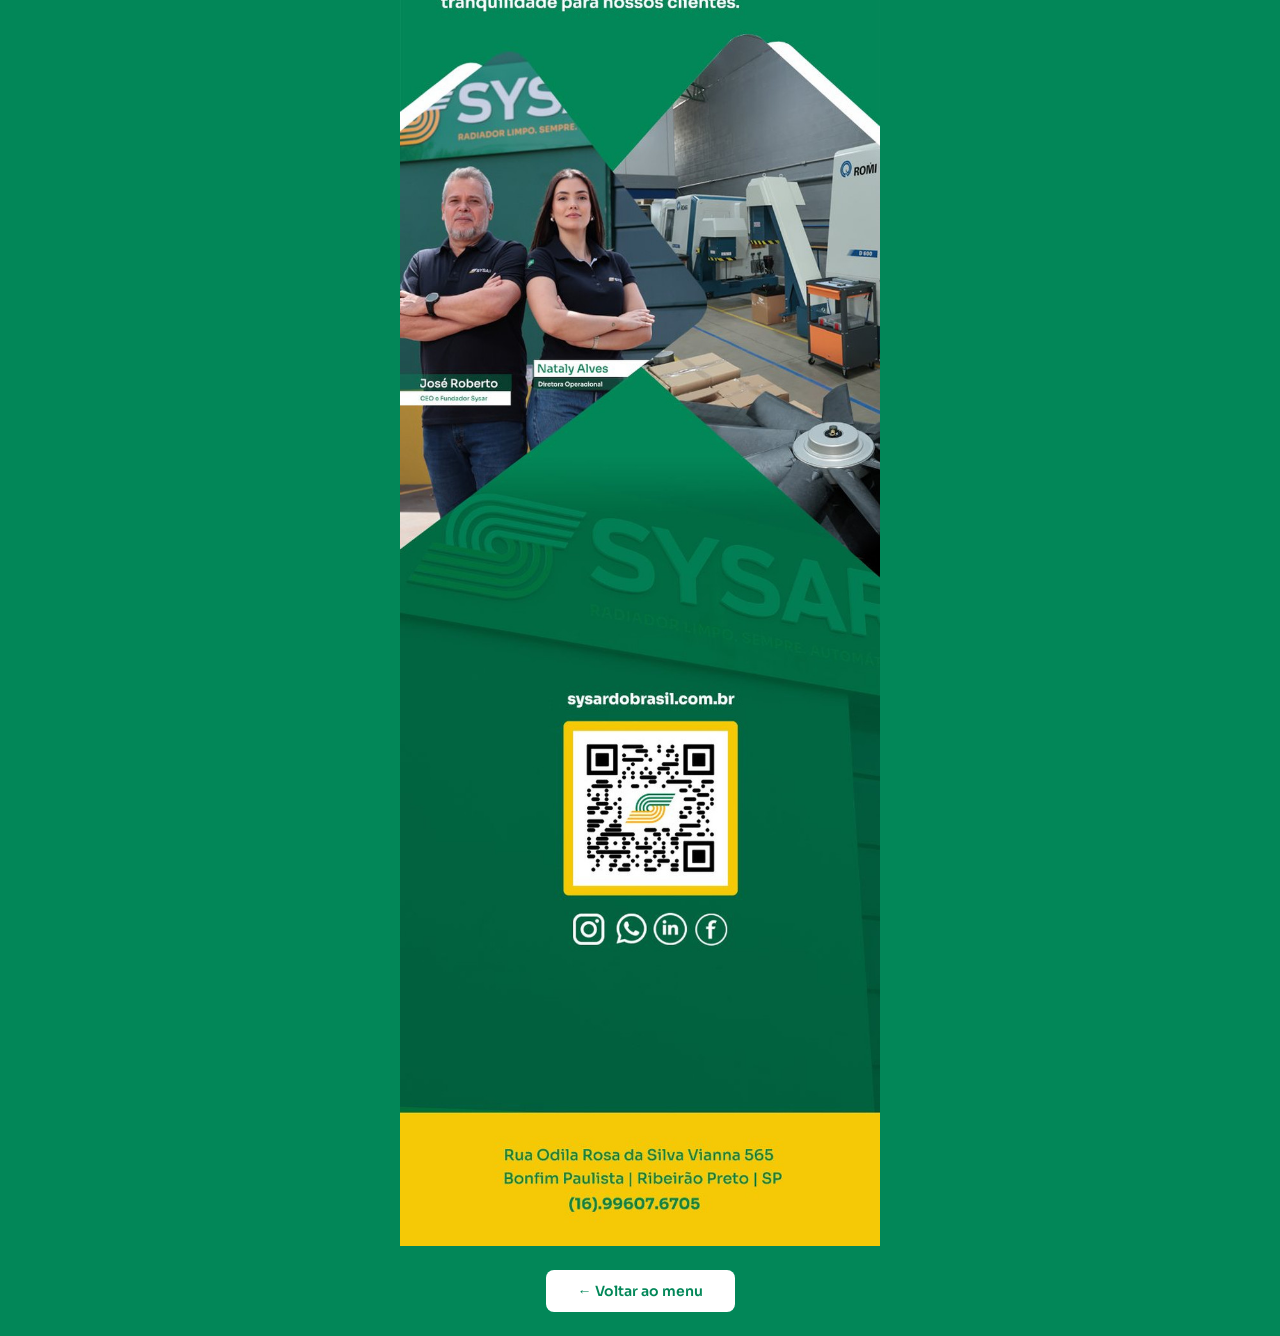
<file: quem-somos.html>
<!DOCTYPE html>
<html lang="pt-BR">
<head>
    <meta charset="UTF-8">
    <meta name="viewport" content="width=device-width, initial-scale=1.0">
    <meta name="theme-color" content="#028758">
    <link rel="apple-touch-icon" sizes="180x180" href="assets/apple-touch-icon-180-v2.png">
    <link rel="icon" type="image/png" sizes="512x512" href="assets/apple-touch-icon-v2.png">
    <link rel="icon" type="image/png" sizes="192x192" href="assets/apple-touch-icon-192.png">
    <link rel="icon" type="image/x-icon" href="assets/favicon.ico">
    <title>Quem Somos - SYSAR</title>
    <link rel="preconnect" href="https://fonts.googleapis.com">
    <link href="https://fonts.googleapis.com/css2?family=Sora:wght@400;600&display=swap" rel="stylesheet">
    <link rel="manifest" href="/manifest.json">
    <meta name="apple-mobile-web-app-capable" content="yes">
    <meta name="apple-mobile-web-app-status-bar-style" content="default">
    <meta name="apple-mobile-web-app-title" content="SYSAR">
    <style>
        * { margin: 0; padding: 0; box-sizing: border-box; }
        html, body { background: #028758; }
        .page {
            width: 100%;
            max-width: 480px;
            margin: 0 auto;
            display: block;
        }
        .page img {
            width: 100%;
            height: auto;
            display: block;
        }
        .nav-top {
            background: #028758;
            padding: 20px 24px;
            text-align: center;
            border-bottom: 2px solid rgba(255, 255, 255, 0.2);
        }
        .back-link {
            display: inline-block;
            background: #ffffff;
            color: #028758;
            text-decoration: none;
            font-family: 'Sora', sans-serif;
            font-size: 14px;
            font-weight: 600;
            padding: 12px 32px;
            border-radius: 8px;
            transition: background 0.2s;
        }
        .back-link:hover {
            background: #f0f0f0;
        }
        .cta {
            background: #028758;
            padding: 24px;
            text-align: center;
        }
        .cta a {
            display: inline-block;
            background: #ffffff;
            color: #028758;
            font-family: 'Sora', sans-serif;
            font-size: 14px;
            font-weight: 600;
            padding: 12px 32px;
            border-radius: 8px;
            text-decoration: none;
        }
        .cta a:hover {
            background: #f0f0f0;
        }
    </style>
</head>
<body>
    <div class="page">
        <div class="nav-top">
            <a href="index.html" class="back-link">← Voltar ao menu</a>
        </div>
        <img 
            src="assets/quem-somos-sysar.jpg" 
            alt="SYSAR - Quem Somos"
        >
        <div class="cta">
            <a href="index.html">← Voltar ao menu</a>
        </div>
    </div>
</body>
</html>
</file>
<file: css/style.css>
/* 
    SYSAR Landing Page
    Arquivo: style.css
    Propósito: Estilos CSS da landing page SYSAR
    Identidade visual: Verde vibrante + Dourado sobre fundo escuro
*/

/* ========================================
   VARIÁVEIS CSS
   Cores, raios e tokens de design
========================================= */
:root {
  --color-bg: #028758;
  --color-bg-card: #ffffff;
  --color-green: #028758;
  --color-green-border: rgba(255,255,255,0.2);
  --color-green-hover: #f0f7f2;
  --color-gold: #f5c518;
  --color-text: #ffffff;
  --color-text-muted: rgba(255,255,255,0.75);
  --color-text-hint: rgba(255,255,255,0.5);
  --radius-sm: 8px;
  --radius-md: 10px;
  --radius-lg: 14px;
  --radius-full: 50%;
}

/* ========================================
   RESET E BASE
   Reset CSS e estilos globais
========================================= */
* {
  box-sizing: border-box;
  margin: 0;
  padding: 0;
}

body {
  background-color: var(--color-bg);
  color: var(--color-text);
  font-family: 'Sora', system-ui, -apple-system, sans-serif;
  line-height: 1.6;
}

button,
input,
select,
textarea {
  font-family: inherit;
}

/* ========================================
   HEADER
   Logo SYSAR, tagline e subtítulo
========================================= */
.header {
  padding: 56px 20px 36px;
  text-align: center;
}

.header__container,
.section-pdfs__container,
.section-form__container,
.footer__container {
  max-width: 680px;
  width: 100%;
  margin: 0 auto;
  padding: 0 8px;
}

.header__subtitle {
  font-size: 14px;
  color: var(--color-text-muted);
  line-height: 1.5;
}

/* ========================================
   SEÇÃO DE PDFs
   Grid de botões de documentos
========================================= */
.section-pdfs {
  padding: 8px 4px 16px;
}

.section-pdfs__grid {
  display: flex;
  flex-direction: column;
  gap: 10px;
}

/* ========================================
   BOTÕES PDF
   Links para documentos e materiais
========================================= */
.btn-pdf {
  display: flex;
  align-items: center;
  gap: 14px;
  padding: 16px 20px;
  border-radius: var(--radius-md);
  background-color: var(--color-bg-card);
  border: 1px solid var(--color-green-border);
  text-decoration: none;
  color: var(--color-text);
  transition: background-color 0.15s, border-color 0.15s;
  cursor: pointer;
  width: 100%;
  text-align: left;
  box-shadow: 0 1px 4px rgba(0,0,0,0.08);
  font-family: inherit;
}

.btn-pdf:hover {
  background-color: var(--color-green-hover);
  border-color: rgba(255,255,255,0.4);
}

.btn-pdf__icon {
  flex-shrink: 0;
  color: var(--color-green);
  width: 32px;
  height: 32px;
}

.btn-pdf__text {
  display: flex;
  flex-direction: column;
  gap: 2px;
  flex: 1;
}

.btn-pdf__title {
  font-size: 14px;
  font-weight: 600;
  color: var(--color-green);
}

.btn-pdf__subtitle {
  font-size: 12px;
  color: #4a7a56;
}

.btn-pdf::after {
  content: "›";
  margin-left: auto;
  font-size: 20px;
  color: var(--color-green);
  padding-left: 8px;
}

/* ========================================
   SEÇÃO FORMULÁRIO
   Container do formulário de lead
========================================= */
.section-form {
  padding: 8px 4px 40px;
}

/* ========================================
   FORMULÁRIO DE LEAD
   Captação de orçamentos e contatos
========================================= */
.form-lead {
  background-color: rgba(255,255,255,0.12);
  border: 1px solid rgba(255,255,255,0.2);
  border-radius: var(--radius-lg);
  padding: 24px 20px;
  box-shadow: 0 2px 8px rgba(0,0,0,0.08);
}

.form-lead__title {
  font-size: 18px;
  font-weight: 600;
  color: #ffffff;
  margin-bottom: 4px;
}

.form-lead__subtitle {
  font-size: 13px;
  color: var(--color-text-muted);
  margin-bottom: 20px;
}

.form-lead__form {
  display: grid;
  grid-template-columns: repeat(2, 1fr);
  gap: 12px;
}

.form-lead__field {
  display: flex;
  flex-direction: column;
  gap: 4px;
}

.form-lead__field--full {
  grid-column: 1 / -1;
}

.form-lead__label {
  font-size: 12px;
  color: var(--color-text-muted);
}

.form-lead__input,
.form-lead__select,
.form-lead__textarea {
  width: 100%;
  background-color: rgba(255,255,255,0.95);
  border: 1px solid rgba(255,255,255,0.3);
  border-radius: var(--radius-sm);
  padding: 10px 12px;
  font-size: 14px;
  color: #1a2318;
  outline: none;
  font-family: inherit;
}

.form-lead__input:focus,
.form-lead__select:focus,
.form-lead__textarea:focus {
  border-color: var(--color-green);
}

.form-lead__input::placeholder,
.form-lead__textarea::placeholder {
  color: #2a5a35;
}

.form-lead__textarea {
  resize: none;
}

.form-lead__select {
  cursor: pointer;
  appearance: none;
  background-image: url("data:image/svg+xml;charset=UTF-8,%3csvg xmlns='http://www.w3.org/2000/svg' width='12' height='12' viewBox='0 0 12 12'%3e%3cpath fill='%236abf85' d='M6 9L1 4h10z'/%3e%3c/svg%3e");
  background-repeat: no-repeat;
  background-position: right 12px center;
  padding-right: 32px;
}

.form-lead__actions {
  grid-column: 1 / -1;
}

.form-lead__submit {
  width: 100%;
  background-color: var(--color-gold);
  border: none;
  border-radius: var(--radius-sm);
  padding: 14px;
  font-size: 15px;
  font-weight: 600;
  color: var(--color-green);
  cursor: pointer;
  font-family: 'Sora', system-ui, -apple-system, sans-serif;
  transition: background-color 0.15s;
}

.form-lead__submit:hover {
  background-color: #e6b800;
}

.form-lead__submit:disabled {
  opacity: 0.6;
  cursor: not-allowed;
}

.form-lead__input--error,
.form-lead__select--error {
  border-color: #d32f2f;
}

.form-lead__error {
  font-size: 11px;
  color: #ff6b6b;
  margin-top: 2px;
}

.form-lead__success {
  text-align: center;
  padding: 40px 20px;
}

.form-lead__success p {
  color: var(--color-text);
  margin-bottom: 8px;
}

.form-lead__success p:first-child {
  font-size: 18px;
  font-weight: 500;
  color: var(--color-gold);
}

/* ========================================
   FOOTER
   Logo, copyright e endereço
========================================= */
.footer {
  text-align: center;
  padding: 24px 16px 32px;
}

.footer__logo {
  margin-bottom: 12px;
}

.footer__copyright {
  font-size: 13px;
  color: var(--color-text-muted);
  margin-bottom: 4px;
}

.footer__address {
  font-size: 12px;
  color: var(--color-text-hint);
  margin-bottom: 8px;
  line-height: 1.6;
}

.footer__contact {
  font-size: 12px;
  color: var(--color-text-hint);
  line-height: 1.6;
}

.footer__contact a {
  color: var(--color-text-muted);
  text-decoration: none;
  transition: color 0.2s;
}

.footer__contact a:hover {
  color: var(--color-gold);
}

.footer__social {
  display: flex;
  justify-content: center;
  gap: 16px;
  margin: 16px 0;
}

.social-link {
  display: flex;
  flex-direction: column;
  align-items: center;
  gap: 6px;
  text-decoration: none;
  transition: transform 0.15s;
}

.social-link:hover {
  transform: translateY(-2px);
}

.social-link__icon {
  width: 48px;
  height: 48px;
  border-radius: 50%;
  background: #ffffff;
  color: #028758;
  display: flex;
  align-items: center;
  justify-content: center;
}

.social-link__label {
  font-size: 11px;
  font-weight: 600;
  color: rgba(255,255,255,0.8);
  font-family: 'Sora', sans-serif;
}

/* ========================================
   RESPONSIVO
   Ajustes para telas menores
========================================= */
@media (max-width: 400px) {
  .form-lead__form {
    grid-template-columns: 1fr;
  }
}

@media (max-width: 480px) {
  .header__logo-img {
    width: 75%;
  }

  .btn-pdf__title,
  .btn-pdf__subtitle {
    white-space: normal;
  }

  .btn-pdf {
    padding: 16px;
    gap: 12px;
  }

  .form-lead__form {
    grid-template-columns: 1fr;
  }
}

.btn-pdf--full {
  width: 100%;
  text-align: left;
  background-color: var(--color-gold);
  border: 1px solid var(--color-gold);
  font-family: inherit;
  color: var(--color-green);
}

.btn-pdf--full:hover {
  background-color: #e6b800;
  border-color: #e6b800;
}

.btn-pdf--full .btn-pdf__icon {
  color: var(--color-green);
}

.header__logo-img {
  width: 60%;
  max-width: 320px;
  min-width: 180px;
  height: auto;
  margin-bottom: 20px;
}

.footer__logo-img {
  width: 100%;
  max-width: 160px;
  min-width: 100px;
  height: auto;
}
</file>
